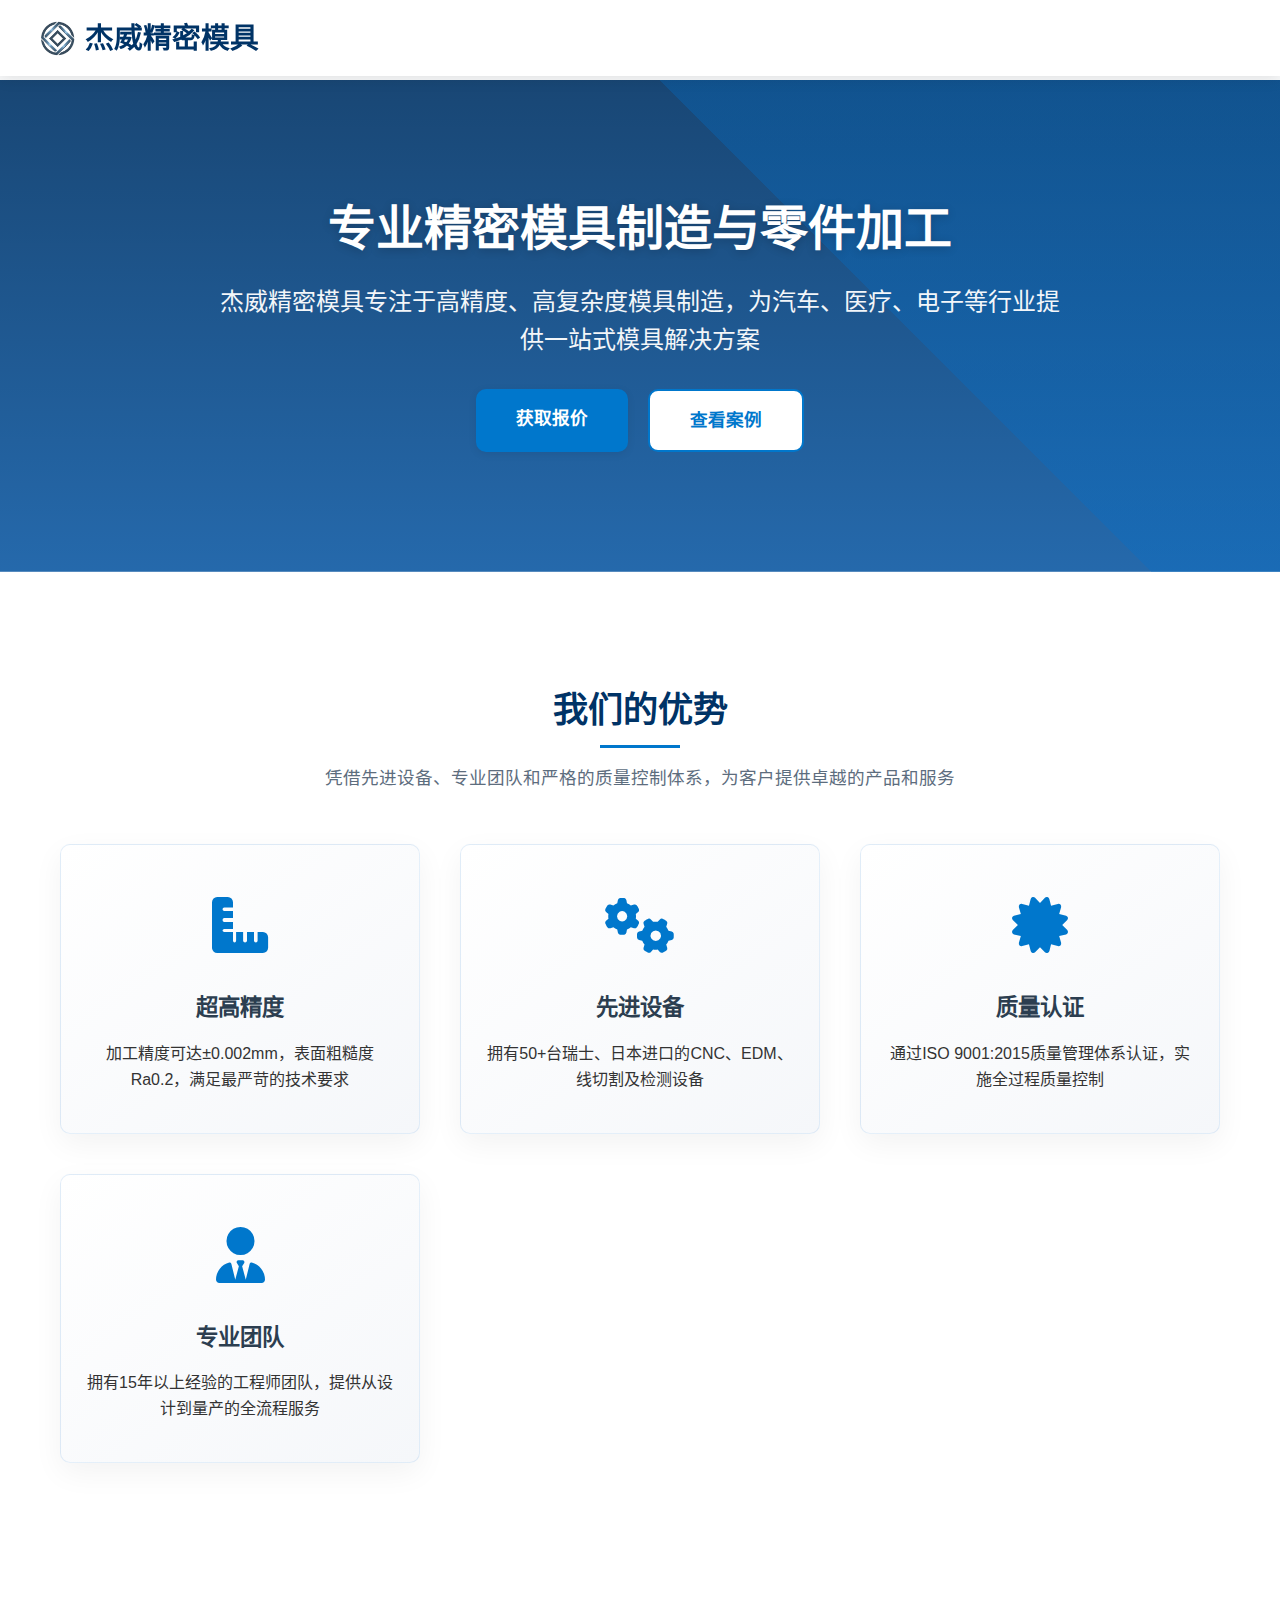
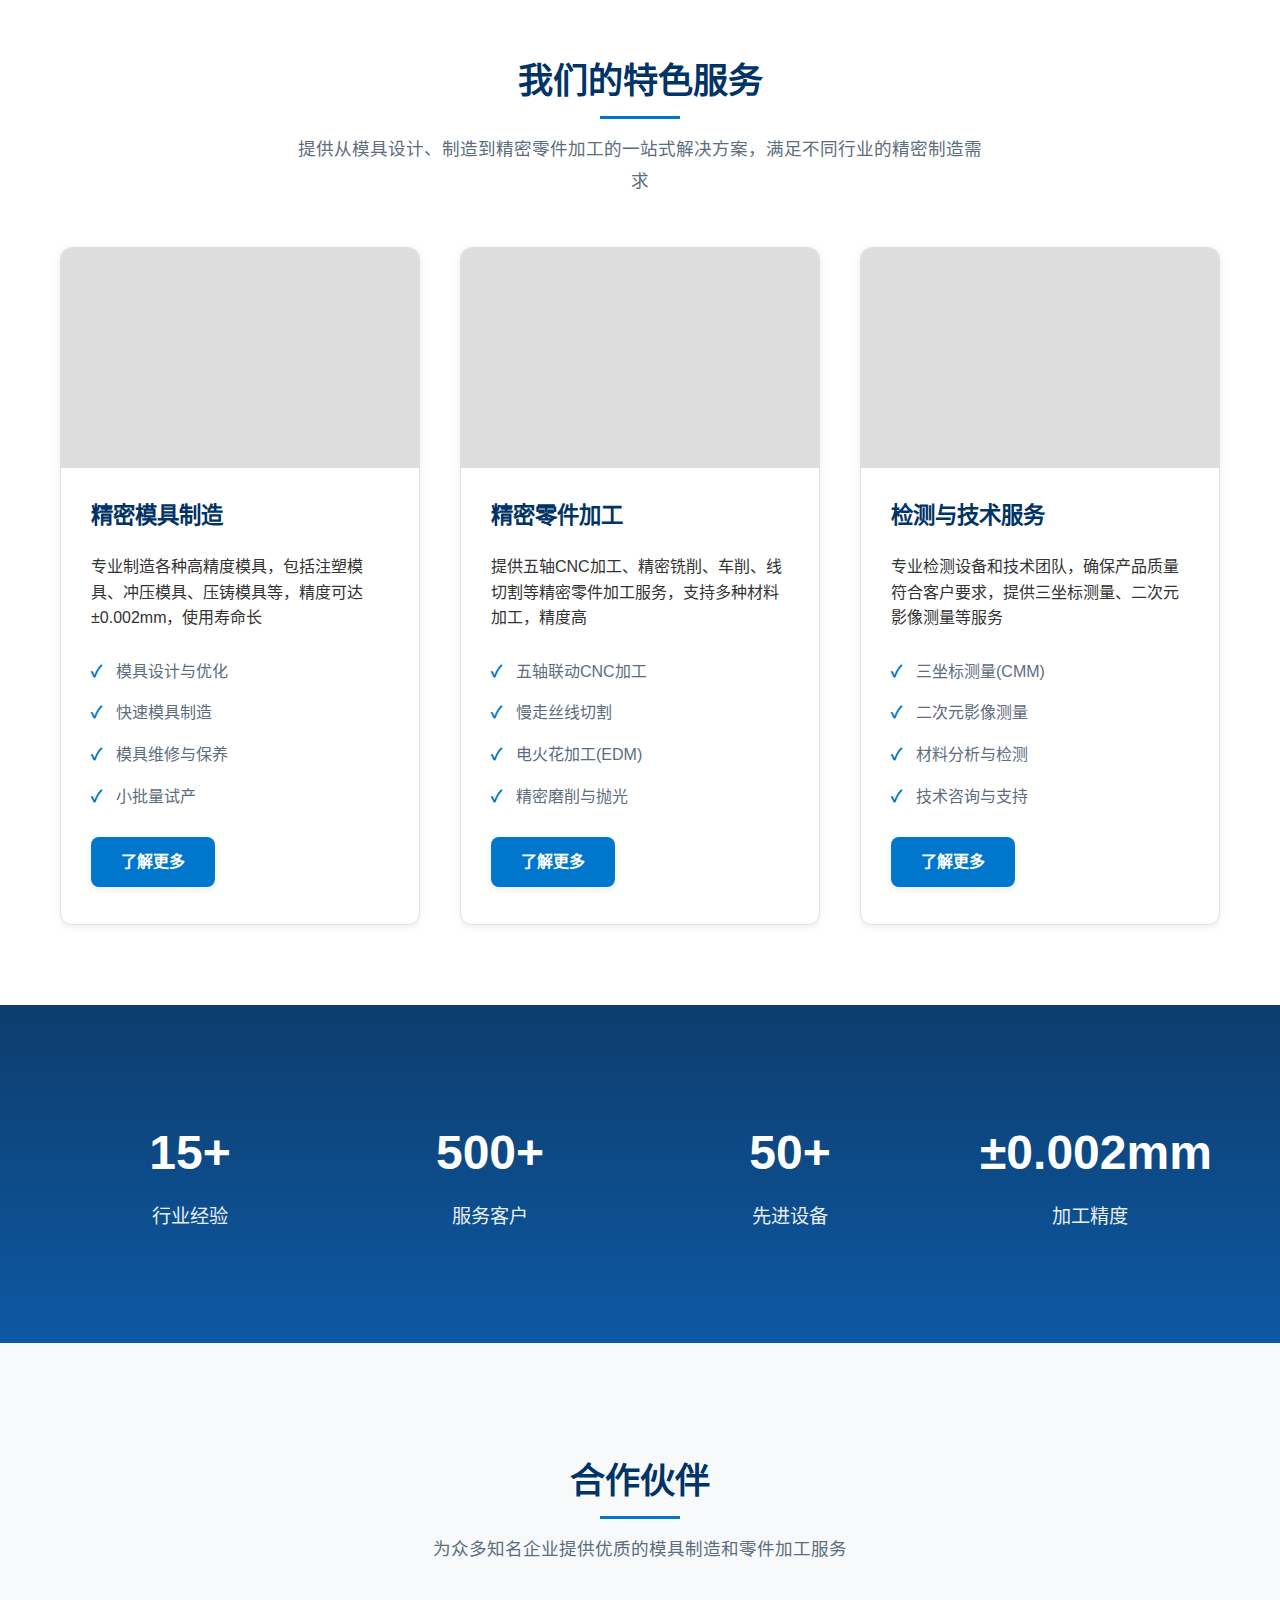
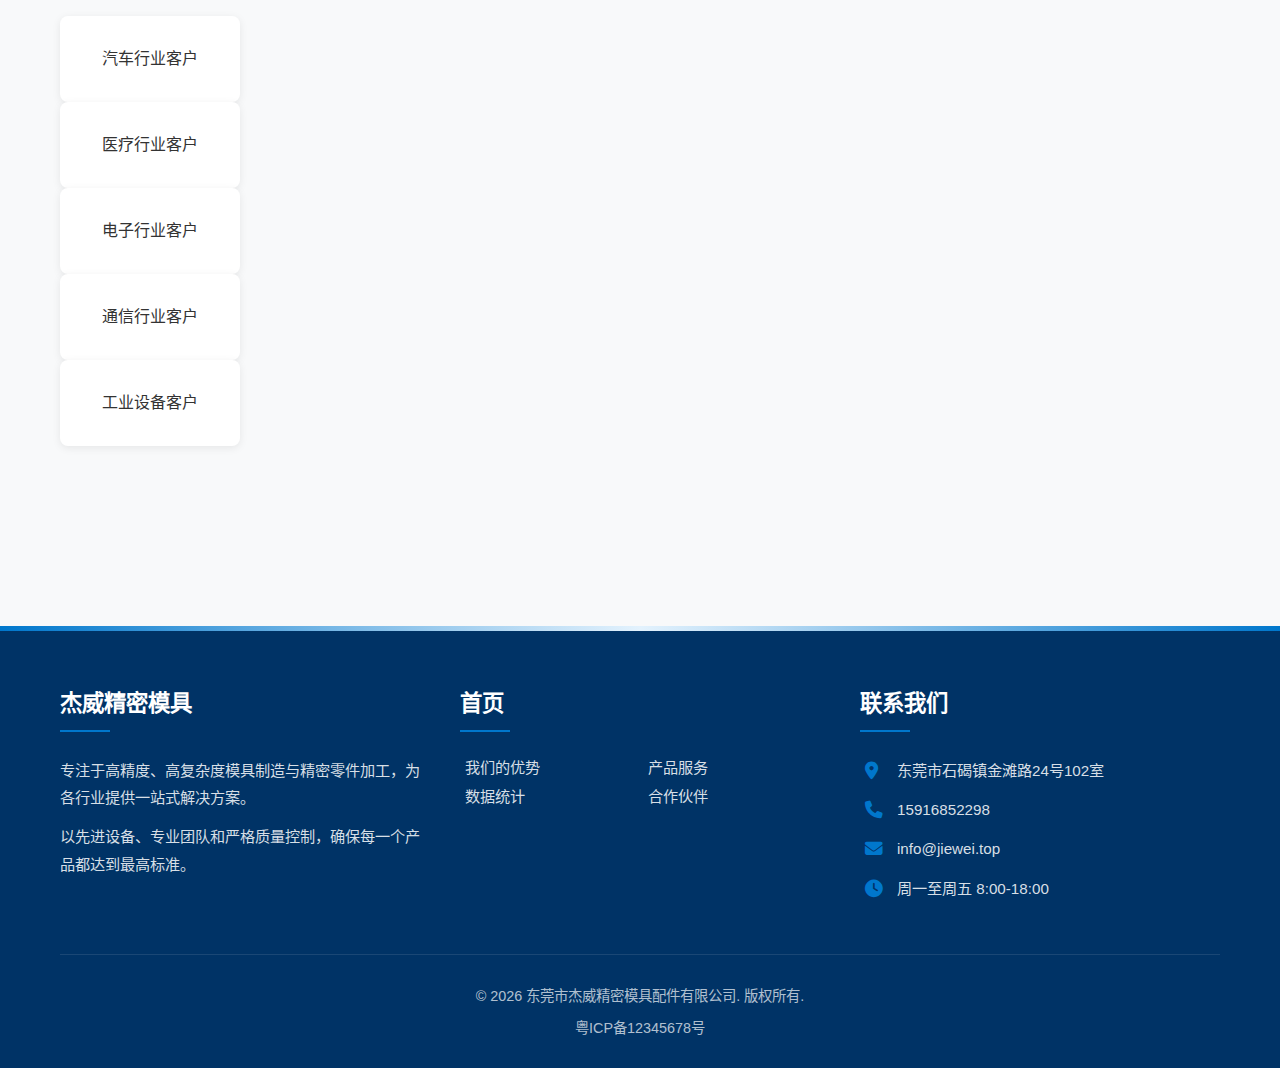
<file: index.html>
<!DOCTYPE html>
<html lang="zh-CN">
<head>
    <meta charset="UTF-8">
    <!-- Google tag (gtag.js) -->
    <script async src="https://www.googletagmanager.com/gtag/js?id=G-E1356X7XPZ"></script>
    <script>
        window.dataLayer = window.dataLayer || [];
        function gtag(){dataLayer.push(arguments);}
        gtag('js', new Date());
        gtag('config', 'G-E1356X7XPZ');
    </script>
    <meta name="viewport" content="width=device-width, initial-scale=1.0">
    <meta name="description" content="杰威精密模具专注于高精度、高复杂度模具制造与精密零件加工，为汽车、医疗、电子等行业提供一站式模具解决方案，拥有15年行业经验和先进设备。">
    <meta name="keywords" content="精密模具,模具制造,CNC加工,零件加工,模具设计,注塑模具,冲压模具,压铸模具,五轴加工,精密零件">
    <meta name="author" content="东莞市杰威精密模具配件有限公司">
    <meta name="robots" content="index, follow">
    <meta name="revisit-after" content="7 days">
    <meta name="generator" content="杰威精密模具官网">
    <title>精密模具制造_零件加工_CNC加工_杰威精密模具</title>
    <link rel="canonical" href="https://www.jiewei.top/">
    <link rel="stylesheet" href="https://cdnjs.cloudflare.com/ajax/libs/font-awesome/6.4.0/css/all.min.css">
    <link rel="stylesheet" href="css/style.css">
    <link rel="stylesheet" href="css/home.css">
    <link rel="icon" type="image/x-icon" href="images/logo.png">
</head>
<body>
    <!-- 页眉 -->
    <header>
        <div class="container header-container">
            <a href="index.html" class="logo">
                <img src="images/logo.png" alt="杰威精密模具 Logo" class="logo-icon"/>
                <h1>杰威精密模具</h1>
            </a>
            <button class="mobile-menu-btn" id="mobileMenuBtn">
                <i class="fas fa-bars"></i>
            </button>
            <nav id="mainNav"></nav>
        </div>
    </header>

    <!-- 英雄区域 -->
    <section class="hero" id="home">
        <div class="container hero-content">
            <h1>专业精密模具制造与零件加工</h1>
            <p class="hero-subtitle">杰威精密模具专注于高精度、高复杂度模具制造，为汽车、医疗、电子等行业提供一站式模具解决方案</p>
            <div class="hero-buttons">
                <a href="contact.html" class="btn btn-primary btn-large">获取报价</a>
                <a href="cases.html" class="btn btn-secondary btn-large">查看案例</a>
            </div>
        </div>
    </section>

    <!-- 优势展示 -->
    <section class="advantages" id="advantages">
        <div class="container">
            <div class="section-title">
                <h2>我们的优势</h2>
                <p>凭借先进设备、专业团队和严格的质量控制体系，为客户提供卓越的产品和服务</p>
            </div>
            <div class="advantages-grid">
                <div class="advantage-card">
                    <div class="advantage-icon">
                        <i class="fas fa-ruler-combined"></i>
                    </div>
                    <h3>超高精度</h3>
                    <p>加工精度可达±0.002mm，表面粗糙度Ra0.2，满足最严苛的技术要求</p>
                </div>
                <div class="advantage-card">
                    <div class="advantage-icon">
                        <i class="fas fa-cogs"></i>
                    </div>
                    <h3>先进设备</h3>
                    <p>拥有50+台瑞士、日本进口的CNC、EDM、线切割及检测设备</p>
                </div>
                <div class="advantage-card">
                    <div class="advantage-icon">
                        <i class="fas fa-certificate"></i>
                    </div>
                    <h3>质量认证</h3>
                    <p>通过ISO 9001:2015质量管理体系认证，实施全过程质量控制</p>
                </div>
                <div class="advantage-card">
                    <div class="advantage-icon">
                        <i class="fas fa-user-tie"></i>
                    </div>
                    <h3>专业团队</h3>
                    <p>拥有15年以上经验的工程师团队，提供从设计到量产的全流程服务</p>
                </div>
            </div>
        </div>
    </section>

    <!-- 特色服务 -->
    <section class="featured-services" id="services">
        <div class="container">
            <div class="section-title">
                <h2>我们的特色服务</h2>
                <p>提供从模具设计、制造到精密零件加工的一站式解决方案，满足不同行业的精密制造需求</p>
            </div>
            <div class="services-grid">
                <div class="service-card card">
                    <div class="service-image" style="background-image: url('https://images.unsplash.com/photo-1581094794329-c8112a89af12?ixlib=rb-4.0.3&auto=format&fit=crop&w=800&q=80');" aria-label="精密模具制造车间"></div>
                    <div class="service-content">
                        <h3>精密模具制造</h3>
                        <p>专业制造各种高精度模具，包括注塑模具、冲压模具、压铸模具等，精度可达±0.002mm，使用寿命长</p>
                        <ul class="service-features">
                            <li>模具设计与优化</li>
                            <li>快速模具制造</li>
                            <li>模具维修与保养</li>
                            <li>小批量试产</li>
                        </ul>
                        <a href="services.html#mold" class="btn btn-primary" style="margin-top: 20px;">了解更多</a>
                    </div>
                </div>
                <div class="service-card card">
                    <div class="service-image" style="background-image: url('https://images.unsplash.com/photo-1606909817834-e94b2d04918a?ixlib=rb-4.0.3&auto=format&fit=crop&w=800&q=80');" aria-label="CNC精密加工设备"></div>
                    <div class="service-content">
                        <h3>精密零件加工</h3>
                        <p>提供五轴CNC加工、精密铣削、车削、线切割等精密零件加工服务，支持多种材料加工，精度高</p>
                        <ul class="service-features">
                            <li>五轴联动CNC加工</li>
                            <li>慢走丝线切割</li>
                            <li>电火花加工(EDM)</li>
                            <li>精密磨削与抛光</li>
                        </ul>
                        <a href="services.html#machining" class="btn btn-primary" style="margin-top: 20px;">了解更多</a>
                    </div>
                </div>
                <div class="service-card card">
                    <div class="service-image" style="background-image: url('https://images.unsplash.com/photo-1593113598332-cd284d5a2380?ixlib=rb-4.0.3&auto=format&fit=crop&w=800&q=80');" aria-label="精密检测设备"></div>
                    <div class="service-content">
                        <h3>检测与技术服务</h3>
                        <p>专业检测设备和技术团队，确保产品质量符合客户要求，提供三坐标测量、二次元影像测量等服务</p>
                        <ul class="service-features">
                            <li>三坐标测量(CMM)</li>
                            <li>二次元影像测量</li>
                            <li>材料分析与检测</li>
                            <li>技术咨询与支持</li>
                        </ul>
                        <a href="services.html#testing" class="btn btn-primary" style="margin-top: 20px;">了解更多</a>
                    </div>
                </div>
            </div>
        </div>
    </section>

    <!-- 数据统计 -->
    <section class="stats-section" id="stats">
        <div class="container">
            <div class="stats-grid">
                <div class="stat-item">
                    <div class="stat-number">15+</div>
                    <div class="stat-label">行业经验</div>
                </div>
                <div class="stat-item">
                    <div class="stat-number">500+</div>
                    <div class="stat-label">服务客户</div>
                </div>
                <div class="stat-item">
                    <div class="stat-number">50+</div>
                    <div class="stat-label">先进设备</div>
                </div>
                <div class="stat-item">
                    <div class="stat-number">±0.002mm</div>
                    <div class="stat-label">加工精度</div>
                </div>
            </div>
        </div>
    </section>

    <!-- 客户展示 -->
    <section class="clients" id="clients">
        <div class="container">
            <div class="section-title">
                <h2>合作伙伴</h2>
                <p>为众多知名企业提供优质的模具制造和零件加工服务</p>
            </div>
            <div class="clients-slider">
                <div class="client-logo">
                    <span>汽车行业客户</span>
                </div>
                <div class="client-logo">
                    <span>医疗行业客户</span>
                </div>
                <div class="client-logo">
                    <span>电子行业客户</span>
                </div>
                <div class="client-logo">
                    <span>通信行业客户</span>
                </div>
                <div class="client-logo">
                    <span>工业设备客户</span>
                </div>
            </div>
        </div>
    </section>

    <!-- 页脚 -->
    <footer>
        <div class="container">
            <div class="footer-content">
                <div class="footer-section">
                    <h3>杰威精密模具</h3>
                    <p>专注于高精度、高复杂度模具制造与精密零件加工，为各行业提供一站式解决方案。</p>
                    <p>以先进设备、专业团队和严格质量控制，确保每一个产品都达到最高标准。</p>
                </div>
                <div class="footer-section">
                    <h3>首页</h3>
                    <ul class="footer-nav-links">
                        <li><a href="#advantages">我们的优势</a></li>
                        <li><a href="#services">产品服务</a></li>
                        <li><a href="#stats">数据统计</a></li>
                        <li><a href="#clients">合作伙伴</a></li>
                    </ul>
                </div>
                <div class="footer-section">
                    <h3>联系我们</h3>
                    <ul class="contact-info">
                        <li><i class="fas fa-map-marker-alt"></i> 东莞市石碣镇金滩路24号102室</li>
                        <li><i class="fas fa-phone"></i> 15916852298</li>
                        <li><i class="fas fa-envelope"></i> info@jiewei.top</li>
                        <li><i class="fas fa-clock"></i> 周一至周五 8:00-18:00</li>
                    </ul>
                </div>
            </div>
            <div class="copyright">
                <p>&copy; <span class="current-year">2023</span> 东莞市杰威精密模具配件有限公司. 版权所有.</p>
                <p>粤ICP备12345678号</p>
            </div>
        </div>
    </footer>

    <!-- JavaScript文件 -->
    <script src="js/nav.js"></script>
    <script src="js/main.js"></script>
    <script src="js/navigation.js"></script>
</body>
</html>
</file>
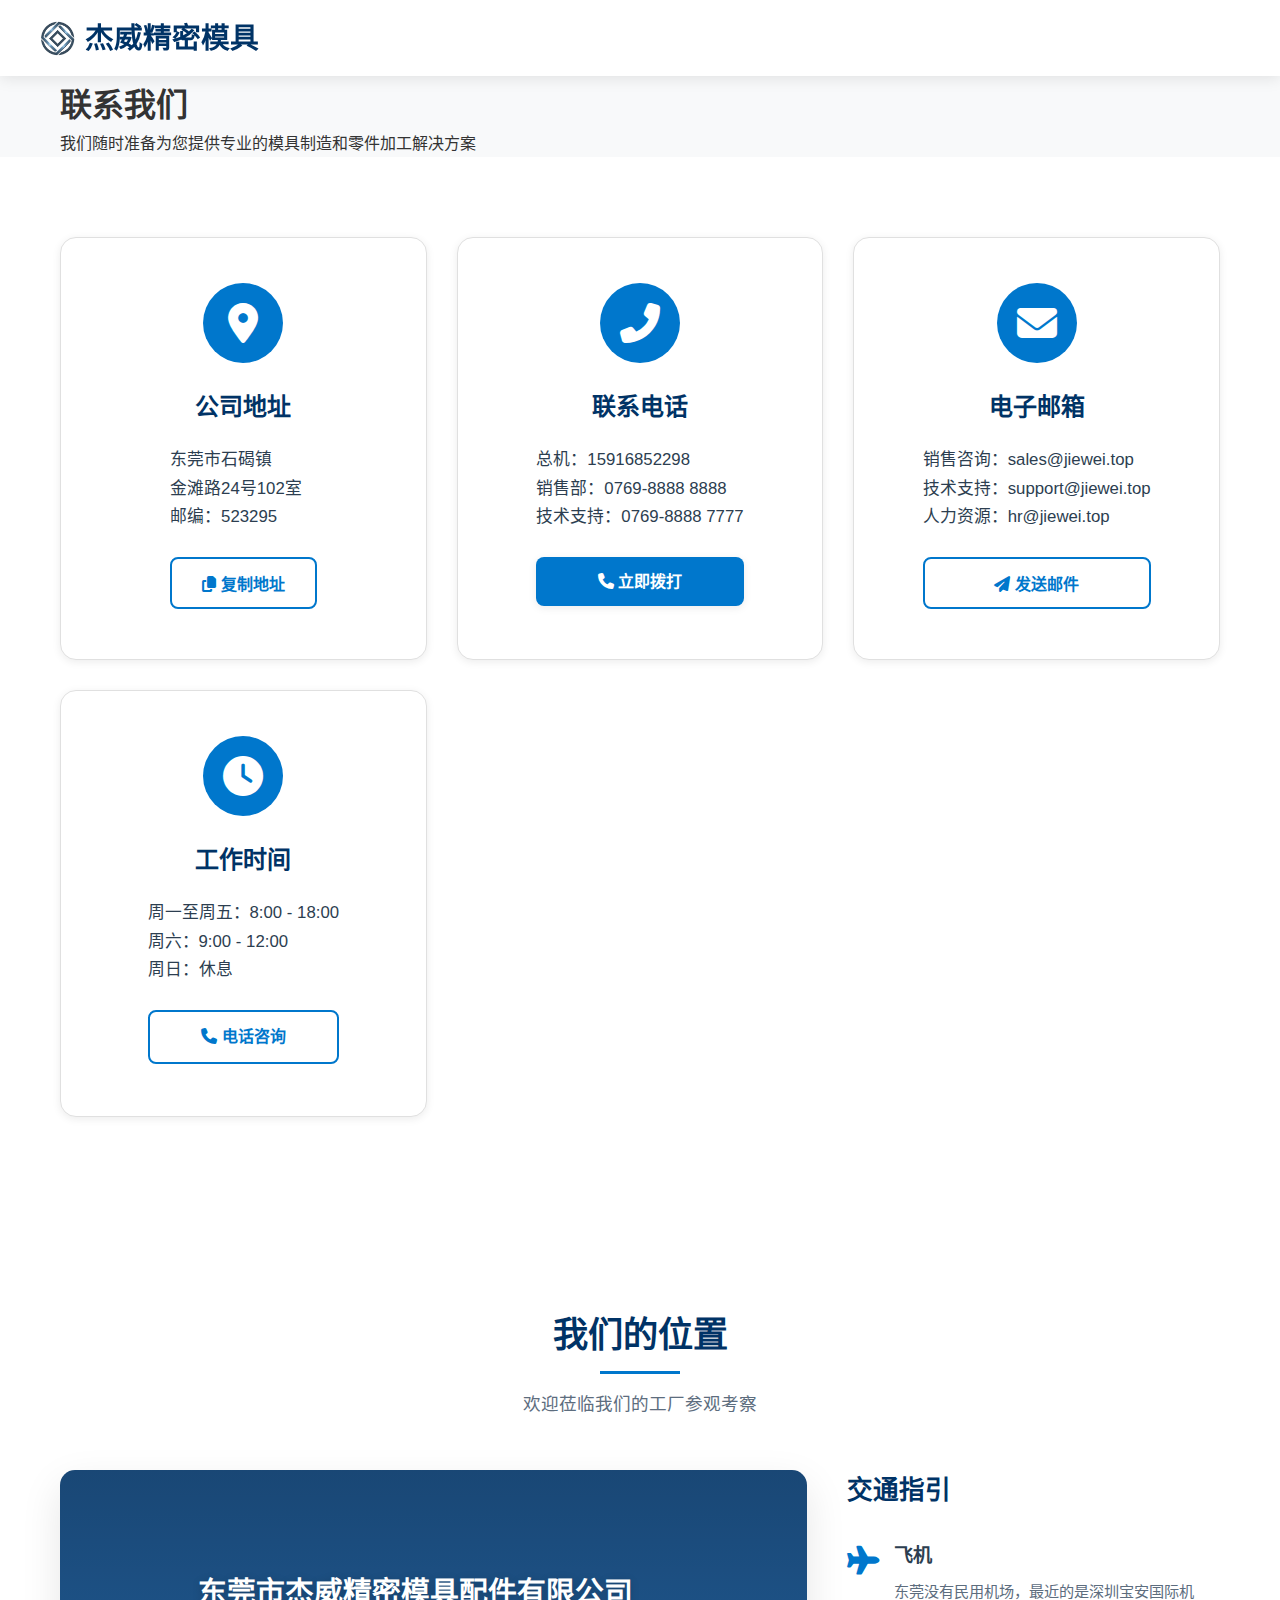
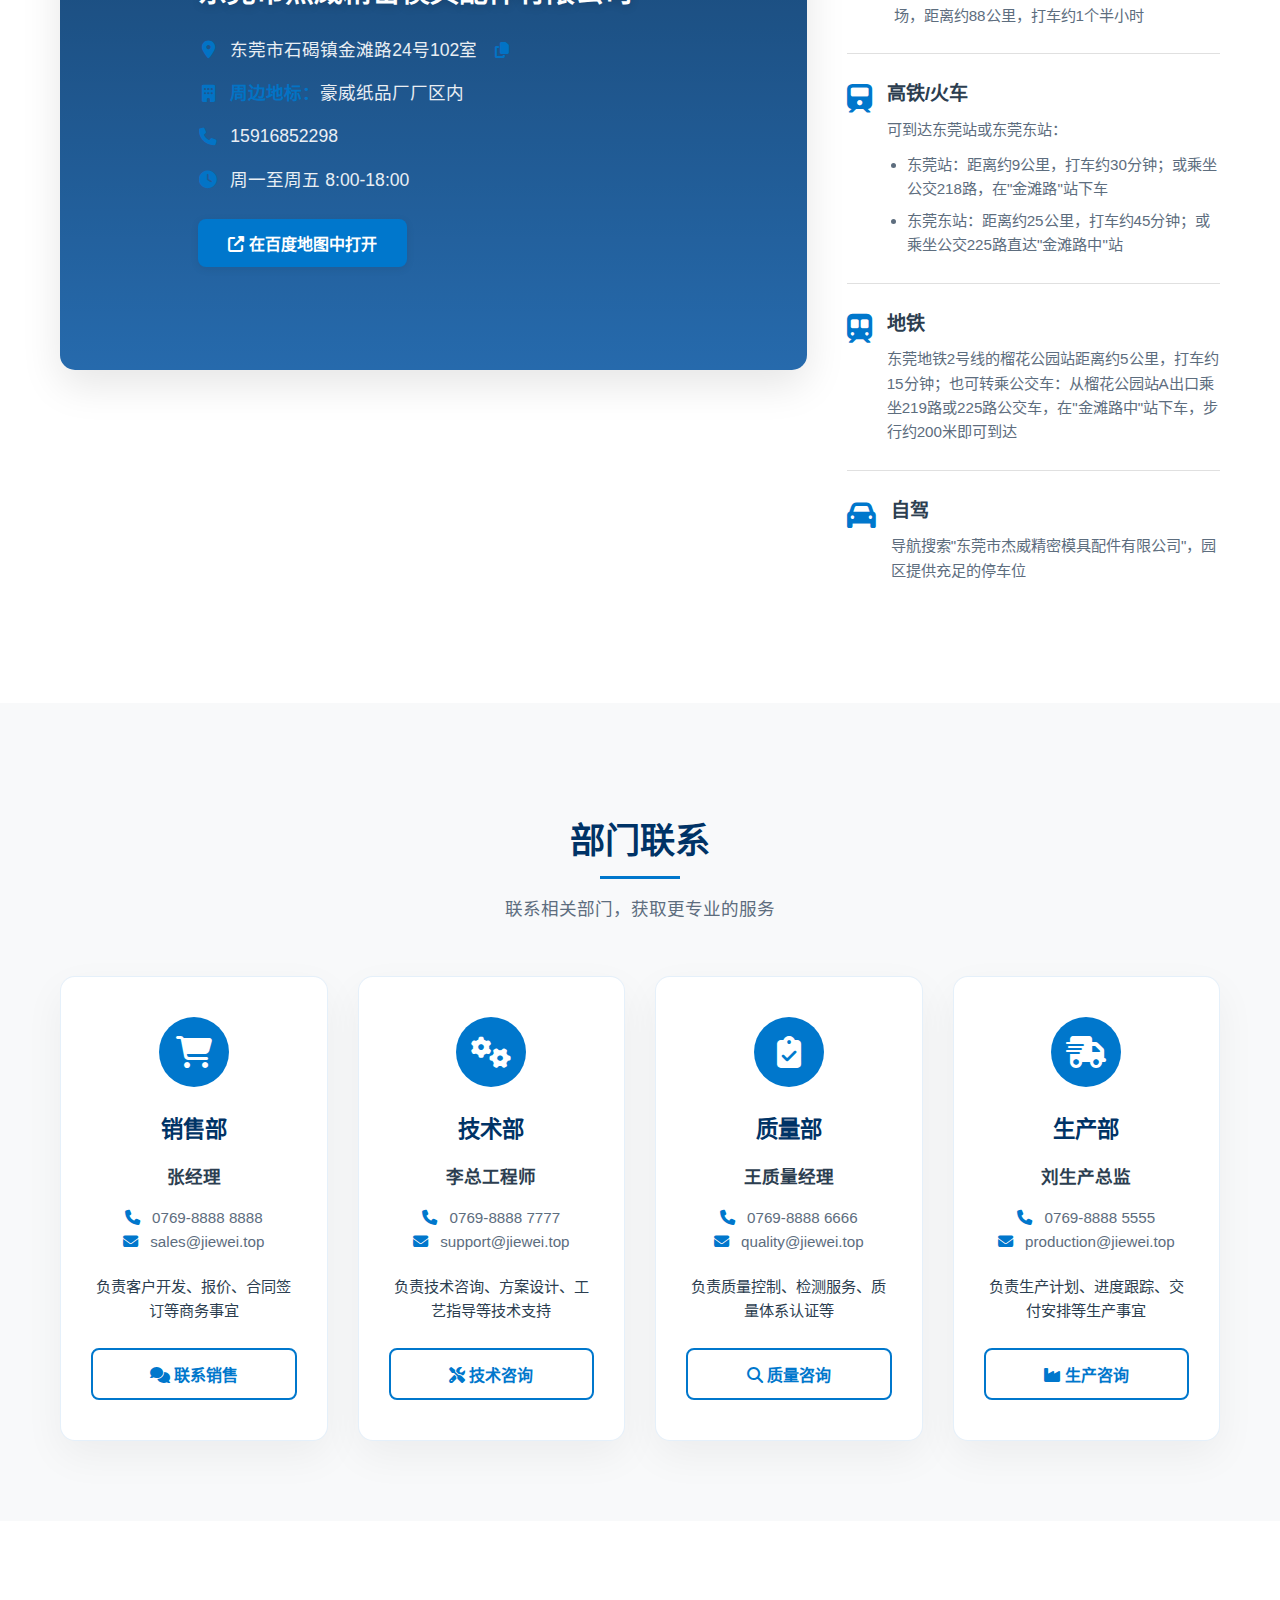
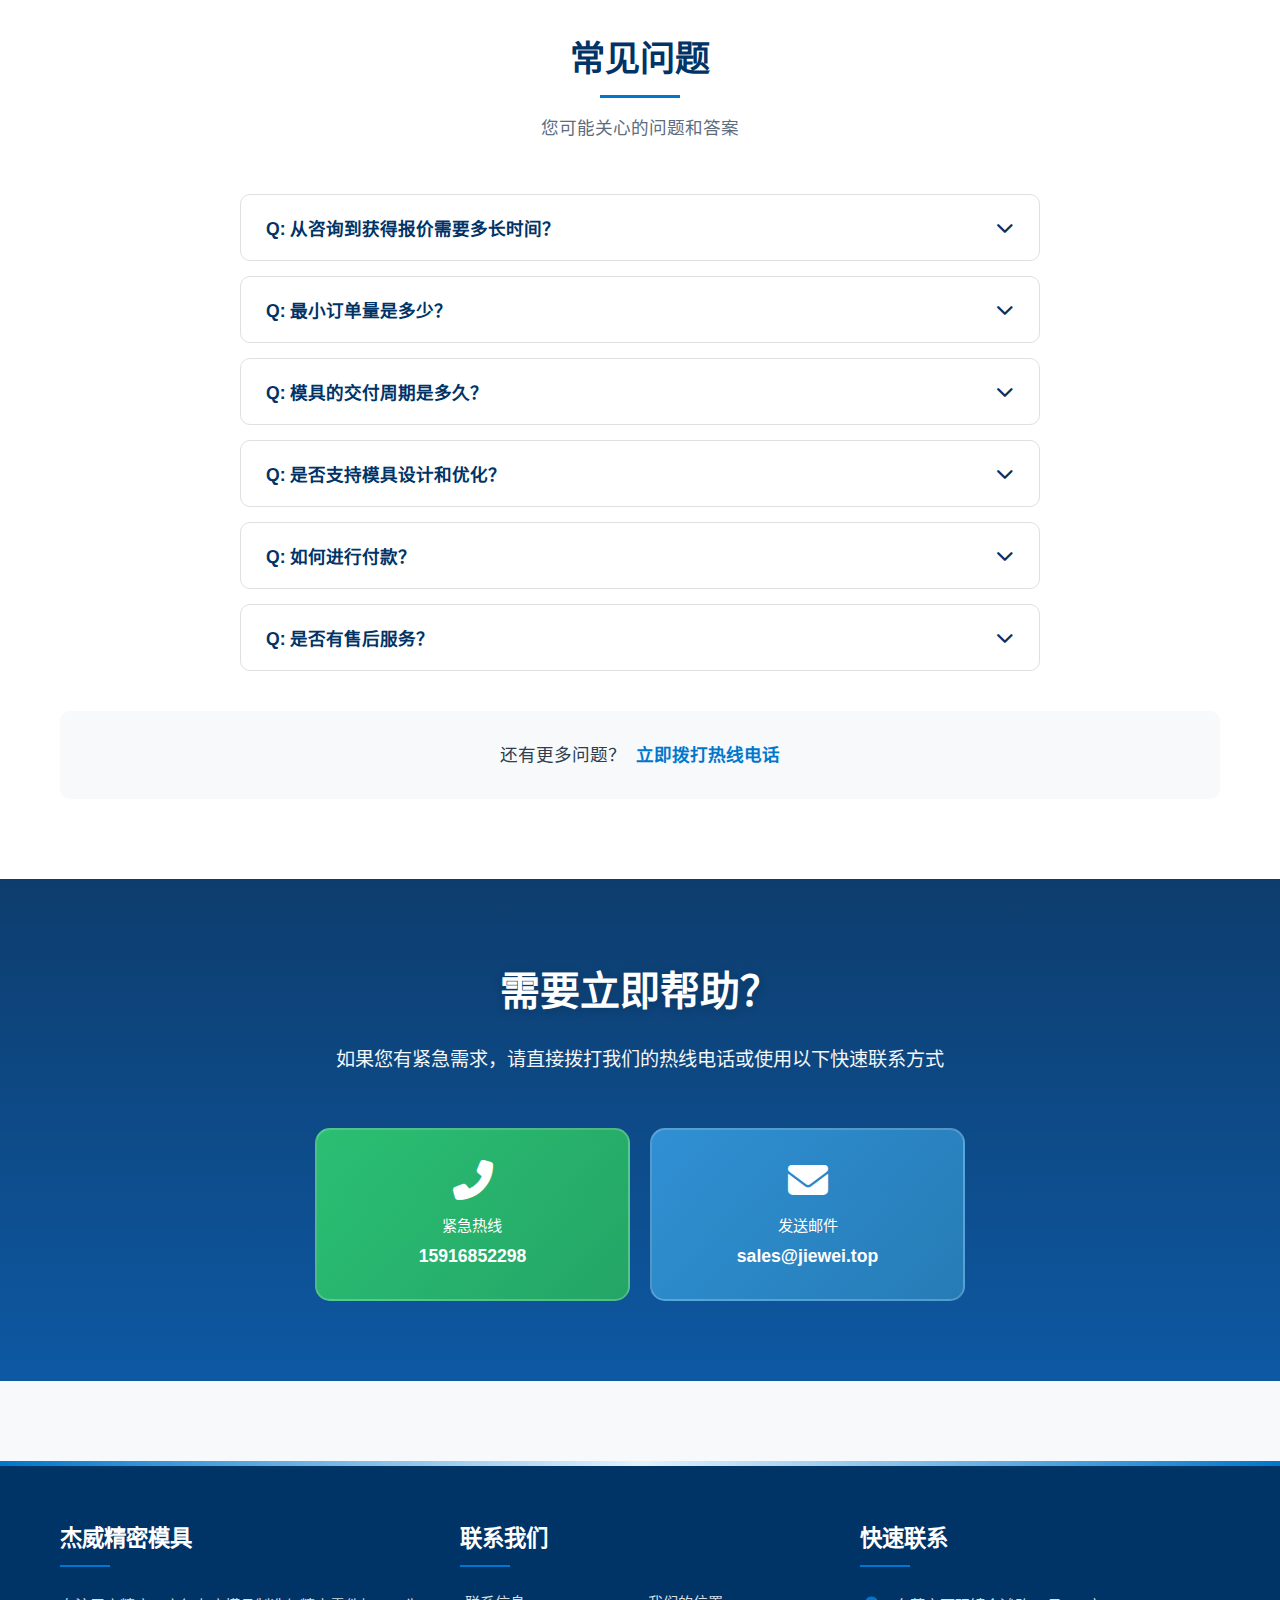
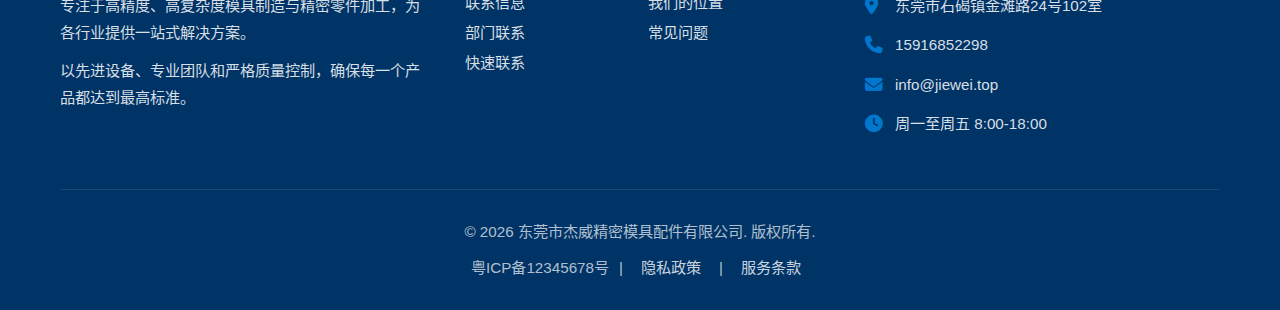
<file: contact.html>
<!DOCTYPE html>
<html lang="zh-CN">
<head>
    <meta charset="UTF-8">
    <!-- Google tag (gtag.js) -->
    <script async src="https://www.googletagmanager.com/gtag/js?id=G-E1356X7XPZ"></script>
    <script>
        window.dataLayer = window.dataLayer || [];
        function gtag(){dataLayer.push(arguments);}
        gtag('js', new Date());
        gtag('config', 'G-E1356X7XPZ');
    </script>
    <meta name="viewport" content="width=device-width, initial-scale=1.0">
    <meta name="description" content="联系杰威精密模具，获取专业的模具制造、CNC加工、零件加工解决方案咨询，东莞市杰威精密模具配件有限公司随时为您服务。">
    <meta name="keywords" content="联系我们,模具咨询,技术咨询,获取报价,工厂地址,杰威精密模具,CNC加工咨询,模具制造报价">
    <meta name="author" content="东莞市杰威精密模具配件有限公司">
    <meta name="robots" content="index, follow">
    <meta name="revisit-after" content="7 days">
    <title>联系我们_模具制造咨询_CNC加工报价_杰威精密模具</title>
    <link rel="canonical" href="https://www.jiewei.top/contact.html">
    <link rel="stylesheet" href="https://cdnjs.cloudflare.com/ajax/libs/font-awesome/6.4.0/css/all.min.css">
    <link rel="stylesheet" href="css/style.css">
    <link rel="stylesheet" href="css/contact.css">
    <link rel="icon" type="image/x-icon" href="images/logo.png">
</head>
<body>
    <!-- 页眉 -->
    <header>
        <div class="container header-container">
            <a href="index.html" class="logo">
                <img src="images/logo.png" alt="杰威精密模具 Logo" class="logo-icon"/>
                <h1>杰威精密模具</h1>
            </a>
            <button class="mobile-menu-btn" id="mobileMenuBtn">
                <i class="fas fa-bars"></i>
            </button>
            <nav id="mainNav"></nav>
        </div>
    </header>

    <!-- 页面标题 -->
    <section class="page-hero">
        <div class="container">
            <h1>联系我们</h1>
            <p>我们随时准备为您提供专业的模具制造和零件加工解决方案</p>
        </div>
    </section>

    <!-- 联系信息 -->
    <section class="contact-info-section" id="contact-info">
        <div class="container">
            <div class="contact-grid">
                <div class="contact-card">
                    <div class="contact-icon">
                        <i class="fas fa-map-marker-alt"></i>
                    </div>
                    <div class="contact-content">
                        <h3>公司地址</h3>
                        <p>东莞市石碣镇<br/>金滩路24号102室<br>邮编：523295</p>
                        <button class="btn btn-secondary" id="copyAddressBtn">
                            <i class="fas fa-copy"></i> 复制地址
                        </button>
                    </div>
                </div>
                
                <div class="contact-card">
                    <div class="contact-icon">
                        <i class="fas fa-phone-alt"></i>
                    </div>
                    <div class="contact-content">
                        <h3>联系电话</h3>
                        <p>总机：15916852298<br>销售部：0769-8888 8888<br>技术支持：0769-8888 7777</p>
                        <div class="contact-action">
                            <a href="tel:15916852298" class="btn btn-primary">
                                <i class="fas fa-phone"></i> 立即拨打
                            </a>
                        </div>
                    </div>
                </div>
                
                <div class="contact-card">
                    <div class="contact-icon">
                        <i class="fas fa-envelope"></i>
                    </div>
                    <div class="contact-content">
                        <h3>电子邮箱</h3>
                        <p>销售咨询：sales@jiewei.top<br>技术支持：support@jiewei.top<br>人力资源：hr@jiewei.top</p>
                        <div class="contact-action">
                            <button class="btn btn-secondary" id="sendEmail">
                                <i class="fas fa-paper-plane"></i> 发送邮件
                            </button>
                        </div>
                    </div>
                </div>
                
                <div class="contact-card">
                    <div class="contact-icon">
                        <i class="fas fa-clock"></i>
                    </div>
                    <div class="contact-content">
                        <h3>工作时间</h3>
                        <p>周一至周五：8:00 - 18:00<br>周六：9:00 - 12:00<br>周日：休息</p>
                        <div class="contact-action">
                            <a href="tel:15916852298" class="btn btn-secondary">
                                <i class="fas fa-phone"></i> 电话咨询
                            </a>
                        </div>
                    </div>
                </div>
            </div>
        </div>
    </section>

    <!-- 地图和位置 -->
    <section class="map-section" id="location">
        <div class="container">
            <div class="section-title">
                <h2>我们的位置</h2>
                <p>欢迎莅临我们的工厂参观考察</p>
            </div>
            
            <div class="map-container">
                <div class="map-wrapper">
                    <!-- 这里可以嵌入百度地图或Google地图 -->
                    <div class="map-placeholder" id="mapPlaceholder">
                        <div class="map-overlay">
                            <h3 class="company-title">东莞市杰威精密模具配件有限公司</h3>
                            <div class="address-line">
                                <i class="fas fa-map-marker-alt"></i> 
                                <span>东莞市石碣镇金滩路24号102室 <i class="fas fa-copy copy-icon" id="copyAddressIcon"></i></span>
                            </div>
                            <p class="address-line">
                                <i class="fas fa-building"></i> 
                                <strong>周边地标：</strong>豪威纸品厂厂区内</p>
                            <div class="contact-line">
                                <i class="fas fa-phone"></i> 
                                <span>15916852298</span>
                            </div>
                            <div class="contact-line">
                                <i class="fas fa-clock"></i> 
                                <span>周一至周五 8:00-18:00</span>
                            </div>
                            <button class="btn btn-primary" id="openMap">
                                <i class="fas fa-external-link-alt"></i> 在百度地图中打开
                            </button>
                        </div>
                    </div>
                </div>
                
                <div class="location-info">
                    <h3>交通指引</h3>
                    <div class="transportation-methods">
                        <div class="transport-item">
                            <i class="fas fa-plane"></i>
                            <div>
                                <h4>飞机</h4>
                                <p>东莞没有民用机场，最近的是深圳宝安国际机场，距离约88公里，打车约1个半小时</p>
                            </div>
                        </div>
                        
                        <div class="transport-item">
                            <i class="fas fa-train"></i>
                            <div>
                                <h4>高铁/火车</h4>
                                <p>可到达东莞站或东莞东站：</p>
                                <ul class="transport-list">
                                    <li>东莞站：距离约9公里，打车约30分钟；或乘坐公交218路，在"金滩路"站下车</li>
                                    <li>东莞东站：距离约25公里，打车约45分钟；或乘坐公交225路直达"金滩路中"站</li>
                                </ul>
                            </div>
                        </div>
                        
                        <div class="transport-item">
                            <i class="fas fa-subway"></i>
                            <div>
                                <h4>地铁</h4>
                                <p>东莞地铁2号线的榴花公园站距离约5公里，打车约15分钟；也可转乘公交车：从榴花公园站A出口乘坐219路或225路公交车，在"金滩路中"站下车，步行约200米即可到达</p>
                            </div>
                        </div>
                        
                        <div class="transport-item">
                            <i class="fas fa-car"></i>
                            <div>
                                <h4>自驾</h4>
                                <p>导航搜索"东莞市杰威精密模具配件有限公司"，园区提供充足的停车位</p>
                            </div>
                        </div>
                    </div>
                </div>
            </div>
        </div>
    </section>

    <!-- 部门联系 -->
    <section class="departments-section" id="departments">
        <div class="container">
            <div class="section-title">
                <h2>部门联系</h2>
                <p>联系相关部门，获取更专业的服务</p>
            </div>
            
            <div class="departments-grid">
                <div class="department-card">
                    <div class="department-icon">
                        <i class="fas fa-shopping-cart"></i>
                    </div>
                    <div class="department-content">
                        <h3>销售部</h3>
                        <p class="department-lead">张经理</p>
                        <p class="department-contact">
                            <i class="fas fa-phone"></i> 0769-8888 8888<br>
                            <i class="fas fa-envelope"></i> sales@jiewei.top
                        </p>
                        <p class="department-desc">负责客户开发、报价、合同签订等商务事宜</p>
                        <button class="btn btn-secondary contact-department" data-dept="sales">
                            <i class="fas fa-comments"></i> 联系销售
                        </button>
                    </div>
                </div>
                
                <div class="department-card">
                    <div class="department-icon">
                        <i class="fas fa-cogs"></i>
                    </div>
                    <div class="department-content">
                        <h3>技术部</h3>
                        <p class="department-lead">李总工程师</p>
                        <p class="department-contact">
                            <i class="fas fa-phone"></i> 0769-8888 7777<br>
                            <i class="fas fa-envelope"></i> support@jiewei.top
                        </p>
                        <p class="department-desc">负责技术咨询、方案设计、工艺指导等技术支持</p>
                        <button class="btn btn-secondary contact-department" data-dept="technical">
                            <i class="fas fa-tools"></i> 技术咨询
                        </button>
                    </div>
                </div>
                
                <div class="department-card">
                    <div class="department-icon">
                        <i class="fas fa-clipboard-check"></i>
                    </div>
                    <div class="department-content">
                        <h3>质量部</h3>
                        <p class="department-lead">王质量经理</p>
                        <p class="department-contact">
                            <i class="fas fa-phone"></i> 0769-8888 6666<br>
                            <i class="fas fa-envelope"></i> quality@jiewei.top
                        </p>
                        <p class="department-desc">负责质量控制、检测服务、质量体系认证等</p>
                        <button class="btn btn-secondary contact-department" data-dept="quality">
                            <i class="fas fa-search"></i> 质量咨询
                        </button>
                    </div>
                </div>
                
                <div class="department-card">
                    <div class="department-icon">
                        <i class="fas fa-shipping-fast"></i>
                    </div>
                    <div class="department-content">
                        <h3>生产部</h3>
                        <p class="department-lead">刘生产总监</p>
                        <p class="department-contact">
                            <i class="fas fa-phone"></i> 0769-8888 5555<br>
                            <i class="fas fa-envelope"></i> production@jiewei.top
                        </p>
                        <p class="department-desc">负责生产计划、进度跟踪、交付安排等生产事宜</p>
                        <button class="btn btn-secondary contact-department" data-dept="production">
                            <i class="fas fa-industry"></i> 生产咨询
                        </button>
                    </div>
                </div>
            </div>
        </div>
    </section>

    <!-- 常见问题 -->
    <section class="faq-section" id="faq">
        <div class="container">
            <div class="section-title">
                <h2>常见问题</h2>
                <p>您可能关心的问题和答案</p>
            </div>
            
            <div class="faq-container">
                <div class="faq-item">
                    <button class="faq-question">
                        <span>Q: 从咨询到获得报价需要多长时间？</span>
                        <i class="fas fa-chevron-down"></i>
                    </button>
                    <div class="faq-answer">
                        <p>A: 通常情况下，我们在收到您的详细需求后，会在1-3个工作日内提供初步报价。复杂项目可能需要更长时间进行技术评估。</p>
                    </div>
                </div>
                
                <div class="faq-item">
                    <button class="faq-question">
                        <span>Q: 最小订单量是多少？</span>
                        <i class="fas fa-chevron-down"></i>
                    </button>
                    <div class="faq-answer">
                        <p>A: 对于模具制造项目，我们没有严格的最小订单量要求。对于零件加工，最小订单量取决于零件复杂度和材料成本，通常建议从样品试制开始。</p>
                    </div>
                </div>
                
                <div class="faq-item">
                    <button class="faq-question">
                        <span>Q: 模具的交付周期是多久？</span>
                        <i class="fas fa-chevron-down"></i>
                    </button>
                    <div class="faq-answer">
                        <p>A: 标准模具的交付周期为15-30天，复杂模具可能需要45-60天。具体时间取决于模具复杂度、尺寸和当前生产排程。</p>
                    </div>
                </div>
                
                <div class="faq-item">
                    <button class="faq-question">
                        <span>Q: 是否支持模具设计和优化？</span>
                        <i class="fas fa-chevron-down"></i>
                    </button>
                    <div class="faq-answer">
                        <p>A: 是的，我们提供完整的模具设计和优化服务。我们的技术团队会根据您的产品需求，提供DFM分析和优化建议。</p>
                    </div>
                </div>
                
                <div class="faq-item">
                    <button class="faq-question">
                        <span>Q: 如何进行付款？</span>
                        <i class="fas fa-chevron-down"></i>
                    </button>
                    <div class="faq-answer">
                        <p>A: 我们支持多种付款方式，包括银行转账、信用证等。具体付款条件会在合同中详细说明，通常为30%预付款，70%发货前付清。</p>
                    </div>
                </div>
                
                <div class="faq-item">
                    <button class="faq-question">
                        <span>Q: 是否有售后服务？</span>
                        <i class="fas fa-chevron-down"></i>
                    </button>
                    <div class="faq-answer">
                        <p>A: 我们提供完善的售后服务，包括模具维修、保养指导、技术培训等。所有模具都提供至少12个月的质保期。</p>
                    </div>
                </div>
            </div>
            
            <div class="faq-more">
                <p>还有更多问题？<a href="tel:15916852298" class="faq-contact-link">立即拨打热线电话</a></p>
            </div>
        </div>
    </section>

    <!-- 快速联系 -->
    <section class="quick-contact" id="quick-contact">
        <div class="container">
            <div class="quick-contact-content">
                <h2>需要立即帮助？</h2>
                <p>如果您有紧急需求，请直接拨打我们的热线电话或使用以下快速联系方式</p>
                <div class="quick-contact-buttons">
                    <a href="tel:15916852298" class="quick-contact-btn phone">
                        <i class="fas fa-phone-alt"></i>
                        <span>紧急热线<br><strong>15916852298</strong></span>
                    </a>
                    <a href="mailto:sales@jiewei.top" class="quick-contact-btn email">
                        <i class="fas fa-envelope"></i>
                        <span>发送邮件<br><strong>sales@jiewei.top</strong></span>
                    </a>
                </div>
            </div>
        </div>
    </section>

    <!-- 页脚 -->
    <footer>
        <div class="container">
            <div class="footer-content">
                <div class="footer-section">
                    <h3>杰威精密模具</h3>
                    <p>专注于高精度、高复杂度模具制造与精密零件加工，为各行业提供一站式解决方案。</p>
                    <p>以先进设备、专业团队和严格质量控制，确保每一个产品都达到最高标准。</p>
                </div>
                <div class="footer-section">
                    <h3>联系我们</h3>
                    <ul class="footer-nav-links">
                        <li><a href="#contact-info">联系信息</a></li>
                        <li><a href="#location">我们的位置</a></li>
                        <li><a href="#departments">部门联系</a></li>
                        <li><a href="#faq">常见问题</a></li>
                        <li><a href="#quick-contact">快速联系</a></li>
                    </ul>
                </div>
                <div class="footer-section">
                    <h3>快速联系</h3>
                    <ul class="contact-info">
                        <li><i class="fas fa-map-marker-alt"></i> 东莞市石碣镇金滩路24号102室</li>
                        <li><i class="fas fa-phone"></i> 15916852298</li>
                        <li><i class="fas fa-envelope"></i> info@jiewei.top</li>
                        <li><i class="fas fa-clock"></i> 周一至周五 8:00-18:00</li>
                    </ul>
                </div>
            </div>
            <div class="copyright">
                <p>&copy; <span class="current-year">2023</span> 东莞市杰威精密模具配件有限公司. 版权所有.</p>
                <p class="footer-links">
                    <span>粤ICP备12345678号</span> | 
                    <a href="#" id="privacyLink" class="footer-link">隐私政策</a> | 
                    <a href="#" id="termsLink" class="footer-link">服务条款</a>
                </p>
            </div>
        </div>
    </footer>

    <!-- JavaScript文件 -->
    <script src="js/nav.js"></script>
    <script src="js/main.js"></script>
    <script src="js/navigation.js"></script>
    <script src="js/contact.js"></script>
</body>
</html>
</file>
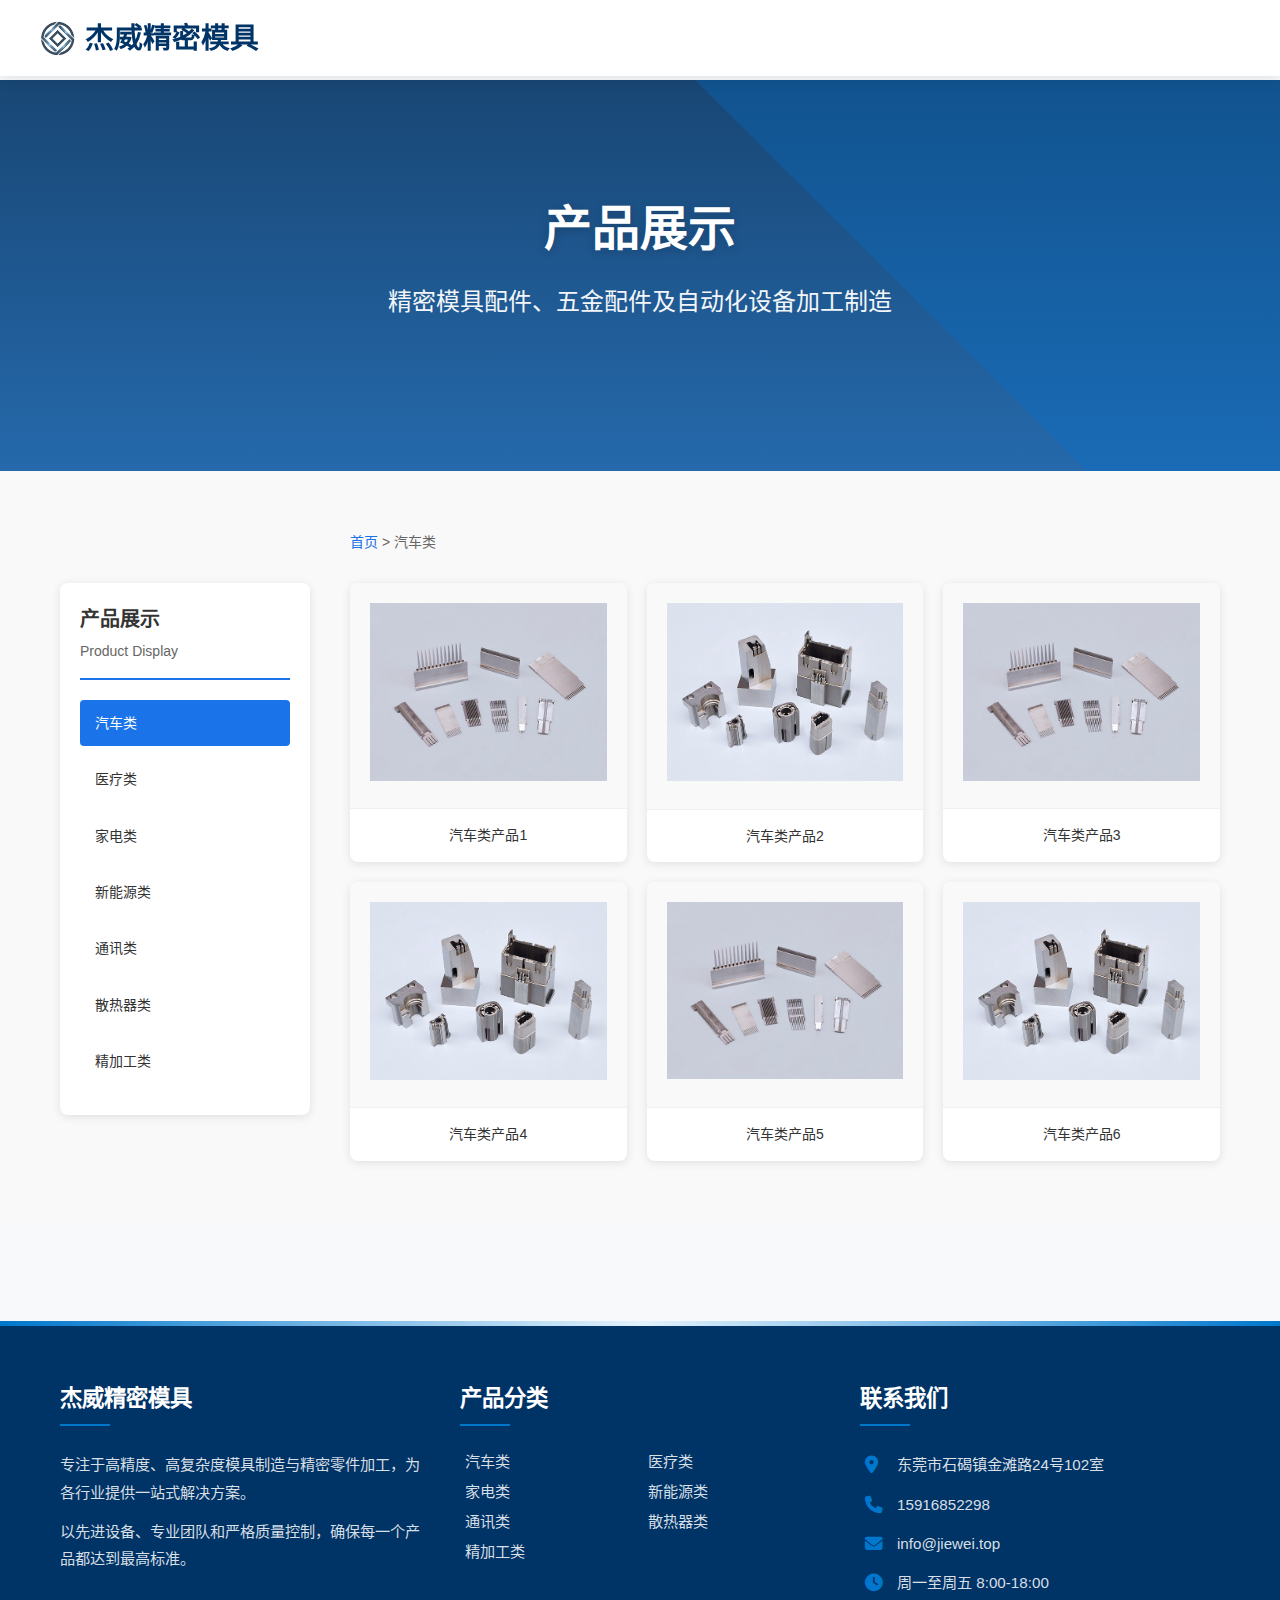
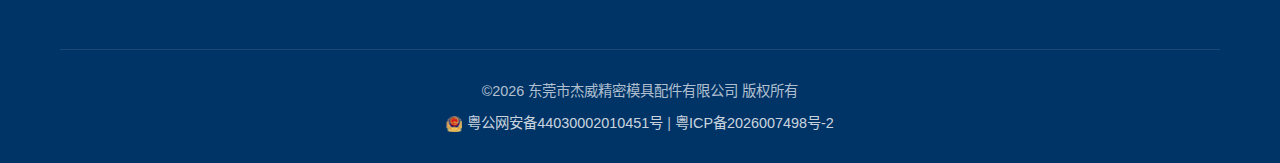
<file: product.html>
<!DOCTYPE html>
<html lang="zh-CN">
<head>
    <meta charset="UTF-8">
    <!-- Google tag (gtag.js) -->
    <script async src="https://www.googletagmanager.com/gtag/js?id=G-E1356X7XPZ"></script>
    <script>
        window.dataLayer = window.dataLayer || [];
        function gtag(){dataLayer.push(arguments);}
        gtag('js', new Date());
        gtag('config', 'G-E1356X7XPZ');
    </script>
    <meta name="viewport" content="width=device-width, initial-scale=1.0">
    <meta name="description" content="杰威精密模具产品展示，展示汽车类、医疗类、家电类、新能源类等精密零件和模具产品，提供专业的精密制造解决方案。">
    <meta name="keywords" content="产品展示,汽车类零件,医疗类零件,家电类零件,新能源类零件,精密模具,精密零件,CNC加工,模具制造">
    <meta name="author" content="东莞市杰威精密模具配件有限公司">
    <meta name="robots" content="index, follow">
    <meta name="revisit-after" content="7 days">
    <title>产品展示_精密零件_模具制造_杰威精密模具</title>
    <link rel="canonical" href="https://jiewei.top/product.html">
    <link rel="stylesheet" href="https://cdnjs.cloudflare.com/ajax/libs/font-awesome/6.4.0/css/all.min.css">
    <link rel="stylesheet" href="css/style.css">
    <link rel="stylesheet" href="css/product.css">
    <link rel="icon" type="image/x-icon" href="images/logo.png" />
</head>
<body>
    <!-- 页眉 -->
    <header>
        <div class="container header-container">
            <a href="index.html" class="logo">
                <img src="images/logo.png" alt="杰威精密模具 Logo" class="logo-icon"/>
                <h1>杰威精密模具</h1>
            </a>
            <button class="mobile-menu-btn" id="mobileMenuBtn">
                <i class="fas fa-bars"></i>
            </button>
            <nav id="mainNav"></nav>
        </div>
    </header>

    <!-- 页面标题 -->
    <section class="hero">
        <div class="container">
            <h1>产品展示</h1>
            <p class="hero-subtitle">精密模具配件、五金配件及自动化设备加工制造</p>
        </div>
    </section>

    <!-- 产品展示 -->
    <section class="product-center">
        <div class="container">
            <!-- 面包屑导航 -->
            <div class="breadcrumb" style="margin-left: 290px;">
                <a href="index.html">首页</a> &gt; <span id="current-category">汽车类</span>
            </div>
            
            <div class="product-layout">
                <!-- 左侧分类导航 -->
                <div class="product-sidebar">
                    <div class="sidebar-header">
                        <h2>产品展示</h2>
                        <p>Product Display</p>
                    </div>
                    <ul class="category-list" id="category-list">
                        <!-- 分类将通过JavaScript动态加载 -->
                    </ul>
                </div>
                
                <!-- 右侧产品网格 -->
                <div class="product-grid" id="product-grid">
                    <!-- 产品将通过JavaScript动态加载 -->
                </div>
            </div>
        </div>
    </section>

    <!-- 页脚 -->
    <footer>
        <div class="container">
            <div class="footer-content">
                <div class="footer-section">
                    <h3>杰威精密模具</h3>
                    <p>专注于高精度、高复杂度模具制造与精密零件加工，为各行业提供一站式解决方案。</p>
                    <p>以先进设备、专业团队和严格质量控制，确保每一个产品都达到最高标准。</p>
                </div>
                <div class="footer-section">
                    <h3>产品分类</h3>
                    <ul class="footer-nav-links" id="footer-category-list">
                        <!-- 分类将通过JavaScript动态加载 -->
                    </ul>
                </div>
                <div class="footer-section">
                    <h3>联系我们</h3>
                    <ul class="contact-info">
                        <li><i class="fas fa-map-marker-alt"></i> 东莞市石碣镇金滩路24号102室</li>
                        <li><i class="fas fa-phone"></i> 15916852298</li>
                        <li><i class="fas fa-envelope"></i> info@jiewei.top</li>
                        <li><i class="fas fa-clock"></i> 周一至周五 8:00-18:00</li>
                    </ul>
                </div>
            </div>
            <div class="copyright">
                <p>&copy;<span class="current-year">2023</span> 东莞市杰威精密模具配件有限公司 版权所有</p>
                  <p>
                    <a href="https://beian.mps.gov.cn/#/query/webSearch?code=44030002010451" rel="noreferrer" target="_blank"><img src="images/gongoanbeian.png" alt="粤公网安备44030002010451号">粤公网安备44030002010451号</a> | 
                    <a href="https://beian.miit.gov.cn" target="_blank">粤ICP备2026007498号-2</a>
                </p>
            </div>
        </div>
    </footer>

    <!-- JavaScript文件 -->
    <script src="js/nav.js"></script>
    <script src="js/main.js"></script>
    <script src="js/navigation.js"></script>
    <script src="js/product.js"></script>
</body>
</html>
</file>
<file: css/style.css>
/* css/style.css */

/* 基础样式重置 */
* {
  margin: 0;
  padding: 0;
  box-sizing: border-box;
}

body {
  font-family:
    "Microsoft YaHei", "Segoe UI", "Helvetica Neue", Arial, sans-serif;
  line-height: 1.6;
  color: #333;
  background-color: #f8f9fa;
  overflow-x: hidden;
}

/* 防止移动端横向滚动 */
html, body {
  width: 100%;
  max-width: 100%;
  overflow-x: hidden;
}

/* 颜色方案 */
:root {
  --primary-blue: #003366;
  --secondary-blue: #00509e;
  --accent-blue: #0077cc;
  --light-blue: #e3f2fd;
  --dark-gray: #2c3e50;
  --medium-gray: #5d6d7e;
  --light-gray: #f8f9fa;
  --lighter-gray: #f5f7fa;
  --highlight: #e74c3c;
  --success: #27ae60;
  --white: #ffffff;
  --border-color: #e0e0e0;
  --shadow-sm: 0 2px 8px rgba(0, 0, 0, 0.08);
  --shadow-md: 0 8px 24px rgba(0, 0, 0, 0.12);
  --shadow-lg: 0 16px 48px rgba(0, 0, 0, 0.16);
  --transition: all 0.3s cubic-bezier(0.4, 0, 0.2, 1);
}

/* 容器 */
.container {
  width: 100%;
  max-width: 1200px;
  margin: 0 auto;
  padding: 0 20px;
}

.container-fluid {
  width: 100%;
  padding: 0 20px;
}

/* 通用标题样式 */
.section-title {
  text-align: center;
  margin-bottom: 50px;
  padding-top: 30px;
}

.section-title h2 {
  font-size: 2.2rem;
  color: var(--primary-blue);
  margin-bottom: 15px;
  position: relative;
  display: inline-block;
  padding-bottom: 10px;
}

.section-title h2::after {
  content: "";
  position: absolute;
  bottom: 0;
  left: 50%;
  transform: translateX(-50%);
  width: 80px;
  height: 3px;
  background-color: var(--accent-blue);
}

.section-title p {
  color: var(--medium-gray);
  font-size: 1.1rem;
  max-width: 700px;
  margin: 0 auto;
  line-height: 1.8;
}

.sub-title {
  font-size: 1.3rem;
  color: var(--secondary-blue);
  margin-bottom: 20px;
  font-weight: 600;
}

/* 按钮样式 */
.btn {
  display: inline-block;
  padding: 12px 30px;
  border-radius: 8px;
  text-decoration: none;
  font-weight: 600;
  font-size: 1rem;
  transition: var(--transition);
  border: none;
  cursor: pointer;
  text-align: center;
  position: relative;
  overflow: hidden;
}

.btn-primary {
  background-color: var(--accent-blue);
  color: var(--white);
  box-shadow: var(--shadow-sm);
}

.btn-primary:hover {
  background-color: var(--secondary-blue);
  transform: translateY(-2px);
  box-shadow: var(--shadow-md);
}

.btn-secondary {
  background-color: transparent;
  color: var(--accent-blue);
  border: 2px solid var(--accent-blue);
  background-color: var(--white);
}

.btn-secondary:hover {
  background-color: var(--accent-blue);
  color: var(--white);
  transform: translateY(-2px);
  box-shadow: var(--shadow-md);
}

.btn-large {
  padding: 15px 40px;
  font-size: 1.1rem;
  border-radius: 10px;
}

.btn-sm {
  padding: 8px 20px;
  font-size: 0.9rem;
  border-radius: 6px;
}

.btn:disabled {
  opacity: 0.6;
  cursor: not-allowed;
  transform: none;
  box-shadow: none;
}

.btn:disabled:hover {
  transform: none;
  box-shadow: none;
}

/* 卡片样式 */
.card {
  background: var(--white);
  border-radius: 12px;
  box-shadow: var(--shadow-sm);
  overflow: hidden;
  transition: var(--transition);
  border: 1px solid var(--border-color);
}

.card:hover {
  transform: translateY(-8px);
  box-shadow: var(--shadow-md);
  border-color: var(--accent-blue);
}

.card-img {
  width: 100%;
  height: 220px;
  object-fit: cover;
  transition: var(--transition);
}

.card:hover .card-img {
  transform: scale(1.02);
}

.card-body {
  padding: 25px;
}

.card-title {
  font-size: 1.4rem;
  color: var(--primary-blue);
  margin-bottom: 15px;
  font-weight: 600;
  line-height: 1.4;
}

.card-text {
  color: var(--medium-gray);
  line-height: 1.8;
  margin-bottom: 20px;
}

.card-footer {
  padding: 0 25px 25px;
  display: flex;
  justify-content: flex-end;
}

.card-footer .btn {
  padding: 8px 20px;
}

/* 卡片网格布局 */
.card-grid {
  display: grid;
  grid-template-columns: repeat(auto-fit, minmax(300px, 1fr));
  gap: 30px;
}

/* 表格样式 */
.table-container {
  overflow-x: auto;
  margin: 30px 0;
}

.data-table {
  width: 100%;
  border-collapse: collapse;
  background: var(--white);
  box-shadow: 0 5px 15px rgba(0, 0, 0, 0.05);
}

.data-table th {
  background-color: var(--primary-blue);
  color: var(--white);
  padding: 15px;
  text-align: left;
  font-weight: 600;
}

.data-table td {
  padding: 15px;
  border-bottom: 1px solid var(--border-color);
}

.data-table tr:hover {
  background-color: rgba(0, 112, 204, 0.05);
}

.data-table tr:last-child td {
  border-bottom: none;
}

/* 页眉样式 */
header {
  background-color: var(--white);
  box-shadow: 0 2px 15px rgba(0, 0, 0, 0.1);
  position: fixed;
  top: 0;
  left: 0;
  right: 0;
  z-index: 1000;
  width: 100%;
  box-sizing: border-box;
}

/* 为页面内容添加顶部间距，避免被固定导航遮挡 */
body {
  padding-top: 80px;
}

.header-container {
  display: flex;
  justify-content: space-between;
  align-items: center;
  padding: 15px 0;
}

.logo {
  display: flex;
  align-items: center;
  text-decoration: none;
  color: var(--primary-blue);
}

.logo h1 {
  font-size: 1.8rem;
  margin-left: 10px;
}

.logo-icon {
  width: 35px;
  height: 35px;
}

/* 导航样式 */
nav ul {
  display: flex;
  list-style: none;
  margin: 0;
  padding: 0;
}

nav li {
  margin-left: 35px;
  position: relative;
}

nav a {
  text-decoration: none;
  color: var(--dark-gray);
  font-weight: 600;
  font-size: 1.05rem;
  transition: var(--transition);
  position: relative;
  padding: 10px 0;
  display: inline-block;
}

nav a:hover {
  color: var(--accent-blue);
}

nav a.active {
  color: var(--primary-blue);
}

nav a.active::after,
nav a:hover::after {
  content: "";
  position: absolute;
  bottom: 0;
  left: 50%;
  transform: translateX(-50%);
  width: 25px;
  height: 3px;
  background-color: var(--accent-blue);
  border-radius: 2px;
}

.mobile-menu-btn {
  display: none;
  background: none;
  border: none;
  font-size: 1.6rem;
  color: var(--primary-blue);
  cursor: pointer;
  padding: 8px;
  border-radius: 6px;
  transition: var(--transition);
}

.mobile-menu-btn:hover {
  background-color: var(--light-blue);
}

/* 移动端导航样式 */
@media (max-width: 768px) {
  nav {
    position: fixed;
    top: 0;
    left: 0;
    width: 100%;
    height: 100vh;
    background-color: var(--white);
    transform: translateX(-100%);
    transition: var(--transition);
    z-index: 999;
    padding: 100px 20px 20px;
    box-shadow: var(--shadow-lg);
  }
  
  nav.active {
    transform: translateX(0);
  }
  
  nav ul {
    flex-direction: column;
  }
  
  nav li {
    margin: 0 0 25px 0;
  }
  
  nav a {
    font-size: 1.2rem;
    padding: 15px 0;
  }
  
  nav a.active::after,
  nav a:hover::after {
    width: 15px;
  }
  
  .mobile-menu-btn {
    display: block;
  }
}

/* 页脚样式 */
footer {
  background-color: var(--primary-blue);
  color: var(--white);
  padding: 60px 0 30px;
  margin-top: 100px;
  position: relative;
  overflow: hidden;
}

footer::before {
  content: '';
  position: absolute;
  top: 0;
  left: 0;
  width: 100%;
  height: 5px;
  background: linear-gradient(90deg, var(--accent-blue), var(--light-blue), var(--accent-blue));
}

.footer-content {
  display: grid;
  grid-template-columns: repeat(auto-fit, minmax(280px, 1fr));
  gap: 40px;
  margin-bottom: 40px;
}

.footer-section h3 {
  font-size: 1.4rem;
  margin-bottom: 25px;
  position: relative;
  padding-bottom: 10px;
  color: var(--white);
}

.footer-section h3::after {
  content: "";
  position: absolute;
  bottom: 0;
  left: 0;
  width: 50px;
  height: 2px;
  background-color: var(--accent-blue);
}

.footer-section p,
.footer-section li {
  color: rgba(255, 255, 255, 0.85);
  margin-bottom: 12px;
  line-height: 1.8;
  font-size: 0.95rem;
}

.footer-section ul {
  list-style: none;
  padding: 0;
  margin: 0;
}

/* 将页脚列表显示为两列 */
.footer-nav-links {
  display: grid;
  grid-template-columns: 1fr 1fr;
  gap: 5px;
}

/* 减小页脚列表项的底部边距和行高 */
.footer-nav-links li {
  margin-bottom: 2px !important;
  line-height: 1.5 !important;
}

.footer-section a {
  color: rgba(255, 255, 255, 0.85);
  text-decoration: none;
  transition: var(--transition);
  position: relative;
  padding-left: 5px;
}

.footer-section a:hover {
  color: var(--white);
  padding-left: 10px;
}

.footer-section a:hover::before {
  content: "→";
  position: absolute;
  left: -10px;
  color: var(--accent-blue);
}

.contact-info li {
  display: flex;
  align-items: flex-start;
  padding-left: 5px;
}

.contact-info i {
  margin-right: 12px;
  margin-top: 5px;
  color: var(--accent-blue);
  min-width: 20px;
  font-size: 1.1rem;
}

/* 社交媒体图标 */
.social-links {
  display: flex;
  gap: 15px;
  margin-top: 20px;
}

.social-links a {
  display: inline-flex;
  align-items: center;
  justify-content: center;
  width: 40px;
  height: 40px;
  background-color: rgba(255, 255, 255, 0.1);
  border-radius: 50%;
  color: var(--white);
  font-size: 1.2rem;
  transition: var(--transition);
  padding: 0;
}

.social-links a:hover {
  background-color: var(--accent-blue);
  transform: translateY(-3px);
  box-shadow: var(--shadow-md);
  padding: 0;
}

.social-links a:hover::before {
  content: none;
}

.copyright {
  text-align: center;
  padding-top: 30px;
  border-top: 1px solid rgba(255, 255, 255, 0.1);
  color: rgba(255, 255, 255, 0.7);
  font-size: 0.9rem;
}

/* 备案信息样式 */
.copyright p:last-child {
  margin-top: 10px;
  line-height: 1.4;
}

.copyright a {
  color: rgba(255, 255, 255, 0.8);
  text-decoration: none;
  transition: var(--transition);
}

.copyright a:hover {
  color: var(--white);
  text-decoration: underline;
}

.copyright img {
  display: inline-block;
  vertical-align: middle;
  margin-right: 5px;
  width: 16px;
  height: 16px;
}

/* 响应式设计 */
@media (max-width: 768px) {
  .header-container {
    padding: 10px 0;
  }

  .mobile-menu-btn {
    display: block;
  }

  nav {
    position: fixed;
    top: 70px;
    left: 0;
    width: 100%;
    background-color: var(--white);
    box-shadow: 0 5px 15px rgba(0, 0, 0, 0.1);
    transform: translateY(-150%);
    transition: transform 0.3s ease;
    z-index: 999;
    padding: 20px;
  }

  nav.active {
    transform: translateY(0);
  }

  nav ul {
    flex-direction: column;
  }

  nav li {
    margin: 0 0 15px 0;
  }

  .section-title h2 {
    font-size: 1.8rem;
  }

  .footer-content {
    grid-template-columns: 1fr;
    gap: 30px;
  }
}

@media (max-width: 576px) {
  .section-title {
    margin-bottom: 30px;
  }

  .btn {
    padding: 10px 20px;
    font-size: 0.95rem;
  }

  .card-body {
    padding: 20px;
  }
}

/* 英雄区域 - 统一样式 */
.hero {
  background: linear-gradient(rgba(0, 51, 102, 0.9), rgba(0, 80, 158, 0.85));
  background-size: cover;
  background-position: center;
  color: var(--white);
  padding: 120px 0;
  text-align: center;
  position: relative;
  overflow: hidden;
}

.hero::before {
  content: '';
  position: absolute;
  top: 0;
  left: 0;
  width: 100%;
  height: 100%;
  background: linear-gradient(45deg, transparent 65%, rgba(0, 112, 204, 0.3) 65%);
}

.hero-content {
  max-width: 900px;
  margin: 0 auto;
  position: relative;
  z-index: 1;
}

.hero h1,
.hero h2 {
  font-size: 3rem;
  margin-bottom: 25px;
  line-height: 1.2;
  text-shadow: 0 2px 10px rgba(0, 0, 0, 0.2);
}

.hero-subtitle {
  font-size: 1.5rem;
  margin-bottom: 30px;
  opacity: 0.95;
  font-weight: 300;
}

.hero-buttons {
  display: flex;
  gap: 20px;
  justify-content: center;
  flex-wrap: wrap;
}

@media (max-width: 992px) {
  .hero h1,
  .hero h2 {
    font-size: 2.5rem;
  }

  .hero-subtitle {
    font-size: 1.3rem;
  }
}

@media (max-width: 768px) {
  .hero {
    padding: 80px 0;
  }

  .hero h1,
  .hero h2 {
    font-size: 2rem;
  }

  .hero-subtitle {
    font-size: 1.1rem;
  }

  .hero-buttons {
    flex-direction: column;
    align-items: center;
  }
}

/* 浮动客服热线 */
.floating-hotline {
  position: fixed;
  right: 0;
  top: 50%;
  transform: translateY(-50%);
  z-index: 9999;
  text-decoration: none;
}

.floating-hotline,
.floating-hotline:hover,
.floating-hotline:active,
.floating-hotline:visited {
  text-decoration: none;
}

.floating-hotline-btn {
  display: flex;
  align-items: center;
  gap: 10px;
  background: #1660a3;
  color: #fff;
  padding: 12px 20px;
  border-radius: 30px 0 0 30px;
  box-shadow: 0 4px 12px rgba(22, 96, 163, 0.4);
  cursor: pointer;
  transition: all 0.3s ease;
  text-decoration: none;
}

.floating-hotline-btn:hover {
  background: #0f4a7a;
  box-shadow: 0 6px 16px rgba(22, 96, 163, 0.5);
}

.floating-hotline-icon {
  width: 28px;
  height: 28px;
  flex-shrink: 0;
}

.floating-hotline-icon img {
  width: 100%;
  height: 100%;
  object-fit: contain;
}

.floating-hotline-content {
  display: flex;
  flex-direction: column;
  gap: 2px;
}

.floating-hotline-title {
  font-size: 12px;
  opacity: 0.9;
  white-space: nowrap;
}

.floating-hotline-phone {
  font-size: 16px;
  font-weight: 600;
  white-space: nowrap;
  letter-spacing: 0.5px;
}

@media (max-width: 768px) {
  .floating-hotline-btn {
    padding: 10px 14px;
    gap: 8px;
  }
  
  .floating-hotline-icon {
    width: 24px;
    height: 24px;
  }
  
  .floating-hotline-title {
    font-size: 10px;
  }
  
  .floating-hotline-phone {
    font-size: 14px;
  }
}
</file>
<file: css/home.css>
/* css/home.css */



/* 优势展示 */
.advantages {
    padding: 80px 0;
    background-color: var(--white);
}

.advantages-grid {
    display: grid;
    grid-template-columns: repeat(auto-fit, minmax(280px, 1fr));
    gap: 40px;
    margin-top: 30px;
}

.advantage-card {
    text-align: center;
    padding: 40px 25px;
    border-radius: 10px;
    box-shadow: 0 10px 30px rgba(0, 0, 0, 0.05);
    transition: all 0.3s ease;
    background: linear-gradient(145deg, #ffffff, #f5f7fa);
    border: 1px solid rgba(0, 112, 204, 0.1);
}

.advantage-card:hover {
    transform: translateY(-10px);
    box-shadow: 0 20px 40px rgba(0, 112, 204, 0.15);
    border-color: var(--accent-blue);
}

.advantage-icon {
    font-size: 3.5rem;
    color: var(--accent-blue);
    margin-bottom: 25px;
    height: 80px;
    display: flex;
    align-items: center;
    justify-content: center;
}

.advantage-card h3 {
    font-size: 1.4rem;
    color: var(--dark-gray);
    margin-bottom: 15px;
    font-weight: 600;
}





/* 特色服务 */
.featured-services {
    padding: 80px 0;
    background-color: var(--white);
}

.services-grid {
    display: grid;
    grid-template-columns: repeat(auto-fit, minmax(350px, 1fr));
    gap: 40px;
}

.service-card {
    height: 100%;
}

.service-image {
    height: 220px;
    background-color: #ddd;
    background-size: cover;
    background-position: center;
    transition: transform 0.5s ease;
}

.service-card:hover .service-image {
    transform: scale(1.05);
}

.service-content {
    padding: 30px;
}

.service-content h3 {
    font-size: 1.4rem;
    color: var(--primary-blue);
    margin-bottom: 20px;
    font-weight: 600;
}

.service-features {
    list-style: none;
    margin-top: 20px;
}

.service-features li {
    padding: 8px 0;
    padding-left: 25px;
    position: relative;
    color: var(--medium-gray);
}

.service-features li::before {
    content: '✓';
    position: absolute;
    left: 0;
    color: var(--accent-blue);
    font-weight: bold;
}

/* 数据统计 */
.stats-section {
    padding: 80px 0;
    background: linear-gradient(rgba(0, 51, 102, 0.95), rgba(0, 80, 158, 0.95));
    color: var(--white);
}

.stats-grid {
    display: grid;
    grid-template-columns: repeat(auto-fit, minmax(200px, 1fr));
    gap: 40px;
    text-align: center;
}

.stat-item {
    padding: 30px 20px;
}

.stat-number {
    font-size: 3rem;
    font-weight: 700;
    margin-bottom: 10px;
    color: var(--white);
}

.stat-label {
    font-size: 1.2rem;
    opacity: 0.9;
    font-weight: 300;
}

/* 响应式调整 */
@media (max-width: 992px) {
    .services-grid {
        grid-template-columns: 1fr;
    }
}

@media (max-width: 768px) {
    .advantages-grid {
        grid-template-columns: 1fr;
        gap: 30px;
    }
    
    .stats-grid {
        grid-template-columns: repeat(2, 1fr);
        gap: 30px;
    }
}

@media (max-width: 576px) {
    .stat-number {
        font-size: 2.5rem;
    }
}

/* 合作伙伴部分样式 */
.clients {
  padding: 80px 0;
  background-color: var(--light-gray);
}

.clients-grid {
  display: grid;
  grid-template-columns: repeat(auto-fit, minmax(150px, 1fr));
  gap: 30px;
  margin-top: 40px;
  align-items: center;
  justify-items: center;
}

.client-logo {
  background-color: var(--white);
  border-radius: 8px;
  box-shadow: var(--shadow-sm);
  transition: var(--transition);
  display: flex;
  align-items: center;
  justify-content: center;
  width: 180px;
  height: 86px;
}

.client-logo:hover {
  transform: translateY(-5px);
  box-shadow: var(--shadow-md);
}

.client-logo img {
  max-width: 160px;
  max-height: 66px;
  object-fit: contain;
  transition: var(--transition);
}

@media (max-width: 768px) {
  .clients-grid {
    grid-template-columns: repeat(auto-fit, minmax(180px, 1fr));
    gap: 20px;
  }

  .client-logo {
    padding: 15px;
    width: 180px;
    height: 70px;
  }

  .client-logo img {
    max-width: 100%;
    max-height: 100%;
  }
}
</file>
<file: css/contact.css>
/* css/contact.css */

/* 联系信息 */
.contact-info-section {
  padding: 80px 0;
  background-color: var(--white);
}

.contact-grid {
  display: grid;
  grid-template-columns: repeat(auto-fit, minmax(280px, 1fr));
  gap: 30px;
}

.contact-card {
  background: var(--white);
  border-radius: 16px;
  padding: 45px 35px;
  text-align: center;
  box-shadow: var(--shadow-sm);
  transition: var(--transition);
  border: 1px solid var(--border-color);
  display: flex;
  flex-direction: column;
  align-items: center;
  position: relative;
  overflow: hidden;
}

.contact-card::before {
  content: '';
  position: absolute;
  top: 0;
  left: 0;
  width: 100%;
  height: 4px;
  background: linear-gradient(90deg, var(--accent-blue), var(--secondary-blue));
  transform: scaleX(0);
  transition: var(--transition);
}

.contact-card:hover {
  transform: translateY(-12px);
  box-shadow: var(--shadow-md);
  border-color: var(--accent-blue);
}

.contact-card:hover::before {
  transform: scaleX(1);
}

.contact-icon {
  width: 80px;
  height: 80px;
  background: var(--accent-blue);
  border-radius: 50%;
  display: flex;
  align-items: center;
  justify-content: center;
  margin-bottom: 25px;
}

.contact-icon i {
  font-size: 2.5rem;
  color: var(--white);
}

.contact-content h3 {
  color: var(--primary-blue);
  margin-bottom: 20px;
  font-size: 1.5rem;
}

.contact-content p {
  color: var(--dark-gray);
  line-height: 1.7;
  margin-bottom: 25px;
  font-size: 1.05rem;
  flex-grow: 1;
  text-align: left;
}

.contact-action {
  margin-top: auto;
  width: 100%;
}

.contact-action .btn {
  width: 100%;
  padding: 12px;
  font-weight: 600;
}

/* 二维码样式 */
.qrcode-container {
  display: flex;
  justify-content: center;
  margin: 20px 0;
}

.qrcode-image {
  width: 150px;
  height: 150px;
  border-radius: 8px;
  box-shadow: 0 2px 10px rgba(0,0,0,0.1);
}

/* 地图和位置 */
/* 地图和位置 */
.map-section {
  padding: 80px 0;
  background-color: var(--white);
}

.map-container {
  display: grid;
  grid-template-columns: 2fr 1fr;
  gap: 40px;
  margin-top: 50px;
}

.map-wrapper {
  border-radius: 15px;
  overflow: hidden;
  box-shadow: 0 15px 40px rgba(0, 0, 0, 0.1);
  position: relative;
  height: 500px;
}

.map-placeholder {
  width: 100%;
  height: 100%;
  background: linear-gradient(rgba(0, 51, 102, 0.9), rgba(0, 80, 158, 0.85));
  display: flex;
  align-items: center;
  justify-content: center;
}

.map-overlay {
  text-align: left;
  color: var(--white);
  padding: 40px;
  max-width: 550px; /* 增加宽度 */
  width: 100%;
}

.company-title {
  font-size: 1.8rem;
  margin-bottom: 25px;
  text-shadow: 0 2px 10px rgba(0, 0, 0, 0.2);
  line-height: 1.3;
  text-align: left;
  /* 移除以下三行，让公司名称完整显示 */
  /* white-space: nowrap;
    overflow: hidden;
    text-overflow: ellipsis; */
}

.address-line,
.contact-line {
  margin-bottom: 15px;
  font-size: 1.1rem;
  opacity: 0.9;
  display: flex;
  align-items: center;
  text-align: left;
}

.address-line i,
.contact-line i {
  margin-right: 12px;
  color: var(--accent-blue);
  min-width: 20px;
  text-align: center;
}

.address-line span,
.contact-line span {
  flex-grow: 1;
}

/* 复制图标样式 */
.copy-icon {
  margin-left: 10px;
  font-size: 1rem;
  cursor: pointer;
  transition: all 0.3s ease;
  color: rgba(255, 255, 255, 0.7);
  flex-shrink: 0;
}

.copy-icon:hover {
  color: var(--white);
  transform: scale(1.1);
}

.copy-icon.copied {
  color: #2ecc71;
}

/* 周边地标样式 */
.address-line strong {
  color: var(--accent-blue);
}

.map-overlay .btn {
  margin-top: 25px;
  padding: 12px 30px;
  font-weight: 600;
  display: block;
  margin-left: 0;
  margin-right: auto;
}

/* 响应式设计 */
@media (max-width: 992px) {
  .map-container {
    grid-template-columns: 1fr;
  }

  .quick-contact-buttons {
    grid-template-columns: 1fr;
    max-width: 400px;
  }
}

@media (max-width: 768px) {
  .departments-grid {
    grid-template-columns: repeat(2, 1fr);
  }

  .quick-contact-content h2 {
    font-size: 2rem;
  }

  .quick-contact-content p {
    font-size: 1.1rem;
  }

  .company-title {
    font-size: 1.6rem;
    /* 在移动端允许换行 */
    line-height: 1.4;
  }

  .address-line,
  .contact-line {
    font-size: 1rem;
  }

  .map-overlay {
    padding: 30px 25px;
    max-width: 450px;
  }

  .footer-links {
    flex-direction: column;
    gap: 5px;
  }
}

@media (max-width: 576px) {
  .contact-grid {
    grid-template-columns: 1fr;
  }

  .departments-grid {
    grid-template-columns: 1fr;
  }

  .quick-contact-buttons {
    grid-template-columns: 1fr;
  }

  .faq-question {
    padding: 15px 20px;
    font-size: 1rem;
  }

  .copyright {
    font-size: 0.9rem;
  }

  .company-title {
    font-size: 1.4rem;
    line-height: 1.3;
  }

  .address-line,
  .contact-line {
    font-size: 0.95rem;
  }

  .map-overlay {
    padding: 25px 20px;
    max-width: 380px;
  }
}
.location-info h3 {
  color: var(--primary-blue);
  margin-bottom: 30px;
  font-size: 1.6rem;
}

.transportation-methods {
  margin-bottom: 40px;
}

.transport-item {
  display: flex;
  align-items: flex-start;
  margin-bottom: 25px;
  padding-bottom: 25px;
  border-bottom: 1px solid var(--border-color);
}

.transport-item:last-child {
  border-bottom: none;
  margin-bottom: 0;
  padding-bottom: 0;
}

.transport-item i {
  font-size: 1.8rem;
  color: var(--accent-blue);
  margin-right: 15px;
  margin-top: 5px;
  flex-shrink: 0;
}

.transport-item h4 {
  color: var(--dark-gray);
  margin-bottom: 8px;
  font-size: 1.2rem;
}

.transport-item p {
  color: var(--medium-gray);
  line-height: 1.6;
  font-size: 0.95rem;
  margin-bottom: 10px;
}

.transport-item p:last-child {
  margin-bottom: 0;
}

.transport-item p:first-child {
  margin-top: 0;
}

/* 交通指引列表样式 */
.transport-list {
  margin: 10px 0 0 20px;
  padding: 0;
  list-style-type: disc;
  color: var(--medium-gray);
}

.transport-list li {
  margin-bottom: 8px;
  line-height: 1.6;
  font-size: 0.95rem;
}

.transport-list li:last-child {
  margin-bottom: 0;
}

/* 部门联系 */
.departments-section {
  padding: 80px 0;
  background-color: var(--light-gray);
}

.departments-grid {
  display: grid;
  grid-template-columns: repeat(auto-fit, minmax(250px, 1fr));
  gap: 30px;
  margin-top: 50px;
}

.department-card {
  background: var(--white);
  border-radius: 15px;
  padding: 40px 30px;
  text-align: center;
  box-shadow: 0 15px 40px rgba(0, 0, 0, 0.05);
  transition: all 0.3s ease;
  border: 1px solid rgba(0, 112, 204, 0.1);
}

.department-card:hover {
  transform: translateY(-10px);
  box-shadow: 0 25px 60px rgba(0, 112, 204, 0.15);
  border-color: var(--accent-blue);
}

.department-icon {
  width: 70px;
  height: 70px;
  background: var(--accent-blue);
  border-radius: 50%;
  display: flex;
  align-items: center;
  justify-content: center;
  margin: 0 auto 25px;
}

.department-icon i {
  font-size: 2rem;
  color: var(--white);
}

.department-content h3 {
  color: var(--primary-blue);
  margin-bottom: 15px;
  font-size: 1.4rem;
}

.department-lead {
  color: var(--dark-gray);
  font-weight: 600;
  margin-bottom: 15px;
  font-size: 1.1rem;
}

.department-contact {
  color: var(--medium-gray);
  margin-bottom: 20px;
  font-size: 0.95rem;
  line-height: 1.6;
}

.department-contact i {
  margin-right: 8px;
  color: var(--accent-blue);
}

.department-desc {
  color: var(--dark-gray);
  line-height: 1.6;
  margin-bottom: 25px;
  font-size: 0.95rem;
  flex-grow: 1;
}

.contact-department {
  width: 100%;
  padding: 12px;
  font-weight: 600;
}

/* 常见问题 */
.faq-section {
  padding: 80px 0;
  background-color: var(--white);
}

.faq-container {
  max-width: 800px;
  margin: 0 auto;
  margin-top: 50px;
}

.faq-item {
  margin-bottom: 15px;
  border: 1px solid var(--border-color);
  border-radius: 10px;
  overflow: hidden;
}

.faq-item.active {
  border-color: var(--accent-blue);
  box-shadow: 0 5px 15px rgba(0, 112, 204, 0.1);
}

.faq-question {
  width: 100%;
  padding: 20px 25px;
  background: none;
  border: none;
  text-align: left;
  display: flex;
  justify-content: space-between;
  align-items: center;
  cursor: pointer;
  color: var(--primary-blue);
  font-weight: 600;
  font-size: 1.1rem;
  transition: background-color 0.3s ease;
}

.faq-question:hover {
  background-color: rgba(0, 112, 204, 0.05);
}

.faq-question i {
  transition: transform 0.3s ease;
}

.faq-item.active .faq-question i {
  transform: rotate(180deg);
}

.faq-answer {
  padding: 0 25px;
  max-height: 0;
  overflow: hidden;
  transition: all 0.3s ease;
}

.faq-item.active .faq-answer {
  padding: 25px;
  max-height: 500px;
}

.faq-answer p {
  color: var(--dark-gray);
  line-height: 1.7;
  margin: 0;
}

.faq-more {
  text-align: center;
  margin-top: 40px;
  padding: 30px;
  background: var(--light-gray);
  border-radius: 10px;
}

.faq-more p {
  color: var(--dark-gray);
  font-size: 1.1rem;
  margin-bottom: 0;
}

.faq-contact-link {
  color: var(--accent-blue);
  text-decoration: none;
  font-weight: 600;
  margin-left: 10px;
}

.faq-contact-link:hover {
  text-decoration: underline;
}

/* 快速联系 */
.quick-contact {
  background: linear-gradient(rgba(0, 51, 102, 0.95), rgba(0, 80, 158, 0.95));
  color: var(--white);
  padding: 80px 0;
  text-align: center;
}

.quick-contact-content h2 {
  font-size: 2.5rem;
  margin-bottom: 20px;
  text-shadow: 0 2px 10px rgba(0, 0, 0, 0.2);
}

.quick-contact-content p {
  font-size: 1.2rem;
  max-width: 800px;
  margin: 0 auto 50px;
  opacity: 0.95;
  line-height: 1.8;
}

.quick-contact-buttons {
  display: grid;
  grid-template-columns: repeat(auto-fit, minmax(300px, 1fr));
  gap: 20px;
  max-width: 650px;
  margin: 0 auto;
}

.quick-contact-btn {
  display: flex;
  flex-direction: column;
  align-items: center;
  justify-content: center;
  padding: 30px 20px;
  background: rgba(255, 255, 255, 0.1);
  border: 2px solid rgba(255, 255, 255, 0.2);
  border-radius: 15px;
  color: var(--white);
  text-decoration: none;
  transition: all 0.3s ease;
  cursor: pointer;
}

.quick-contact-btn:hover {
  background: rgba(255, 255, 255, 0.2);
  border-color: rgba(255, 255, 255, 0.3);
  transform: translateY(-5px);
}

.quick-contact-btn i {
  font-size: 2.5rem;
  margin-bottom: 15px;
}

.quick-contact-btn span {
  font-size: 0.95rem;
  line-height: 1.5;
}

.quick-contact-btn strong {
  display: block;
  font-size: 1.1rem;
  margin-top: 5px;
}

.quick-contact-btn.phone {
  background: linear-gradient(
    135deg,
    rgba(46, 204, 113, 0.9),
    rgba(39, 174, 96, 0.9)
  );
}

.quick-contact-btn.email {
  background: linear-gradient(
    135deg,
    rgba(52, 152, 219, 0.9),
    rgba(41, 128, 185, 0.9)
  );
}

/* 页脚样式 */
footer {
  background-color: var(--primary-blue);
  color: var(--white);
  padding: 60px 0 30px;
  margin-top: 80px;
}

.footer-content {
  display: grid;
  grid-template-columns: repeat(auto-fit, minmax(250px, 1fr));
  gap: 40px;
  margin-bottom: 40px;
}

.footer-section h3 {
  font-size: 1.4rem;
  margin-bottom: 25px;
  position: relative;
  padding-bottom: 10px;
}

.footer-section h3::after {
  content: "";
  position: absolute;
  bottom: 0;
  left: 0;
  width: 50px;
  height: 2px;
  background-color: var(--accent-blue);
}

.footer-section p,
.footer-section li {
  color: rgba(255, 255, 255, 0.85);
  margin-bottom: 10px;
  line-height: 1.8;
}

.footer-section ul {
  list-style: none;
}

.footer-section li {
  margin-bottom: 12px;
}

.footer-section a {
  color: rgba(255, 255, 255, 0.85);
  text-decoration: none;
  transition: color 0.3s;
}

.footer-section a:hover {
  color: var(--white);
}

.contact-info li {
  display: flex;
  align-items: flex-start;
}

.contact-info i {
  margin-right: 10px;
  margin-top: 5px;
  color: var(--accent-blue);
  min-width: 20px;
}

.copyright {
  text-align: center;
  padding-top: 30px;
  border-top: 1px solid rgba(255, 255, 255, 0.1);
  color: rgba(255, 255, 255, 0.7);
  font-size: 0.95rem;
  line-height: 1.6;
}

.footer-links {
  display: flex;
  justify-content: center;
  align-items: center;
  flex-wrap: wrap;
  gap: 10px;
  margin-top: 10px;
}

.footer-link {
  color: rgba(255, 255, 255, 0.85);
  text-decoration: none;
  font-weight: 500;
  padding: 2px 8px;
  border-radius: 3px;
  transition: all 0.3s ease;
}

.footer-link:hover {
  color: var(--white);
  background-color: rgba(255, 255, 255, 0.1);
  text-decoration: underline;
}

/* 模态框样式 */
.detail-modal {
  position: fixed;
  top: 0;
  left: 0;
  width: 100%;
  height: 100%;
  background: rgba(0, 0, 0, 0.5);
  display: flex;
  align-items: center;
  justify-content: center;
  z-index: 2000;
  opacity: 0;
  visibility: hidden;
  transition:
    opacity 0.3s,
    visibility 0.3s;
  padding: 20px;
}

.detail-modal.show {
  opacity: 1;
  visibility: visible;
}

.detail-modal .modal-content {
  background: white;
  border-radius: 10px;
  width: 90%;
  max-width: 500px;
  max-height: 90vh;
  overflow-y: auto;
  transform: translateY(-20px);
  transition: transform 0.3s;
}

.detail-modal.show .modal-content {
  transform: translateY(0);
}

.modal-header {
  display: flex;
  justify-content: space-between;
  align-items: center;
  padding: 20px;
  border-bottom: 1px solid var(--border-color);
}

.modal-header h3 {
  margin: 0;
  color: var(--primary-blue);
}

.modal-close {
  background: none;
  border: none;
  font-size: 1.5rem;
  color: var(--medium-gray);
  cursor: pointer;
  padding: 5px;
  line-height: 1;
}

.modal-body {
  padding: 20px;
}

.map-detail,
.email-composer,
.department-contact-detail {
  text-align: center;
}

.address-info {
  text-align: left;
  margin-bottom: 25px;
}

.address-info p {
  margin-bottom: 10px;
  color: var(--dark-gray);
  line-height: 1.5;
}

.map-actions,
.policy-actions,
.terms-actions {
  display: flex;
  justify-content: center;
  gap: 15px;
  margin-top: 25px;
}

.navigation-options {
  text-align: center;
}

.nav-buttons {
  display: flex;
  flex-direction: column;
  gap: 15px;
  margin-top: 25px;
}

.nav-buttons .btn {
  width: 100%;
  justify-content: center;
}

.email-options {
  text-align: left;
  margin-bottom: 30px;
}

.email-option {
  display: flex;
  align-items: center;
  justify-content: space-between;
  padding: 12px 15px;
  background: var(--light-gray);
  border-radius: 6px;
  margin-bottom: 10px;
}

.email-option strong {
  color: var(--primary-blue);
  min-width: 100px;
}

.email-option a {
  color: var(--accent-blue);
  text-decoration: none;
  flex-grow: 1;
  margin: 0 15px;
}

.email-option a:hover {
  text-decoration: underline;
}

.btn-copy {
  background: var(--accent-blue);
  color: white;
  border: none;
  padding: 6px 12px;
  border-radius: 4px;
  cursor: pointer;
  font-size: 0.9rem;
  transition: background-color 0.3s;
}

.btn-copy:hover {
  background: var(--secondary-blue);
}

.policy-document,
.terms-document {
  text-align: left;
}

.policy-content,
.terms-content {
  max-height: 60vh;
  overflow-y: auto;
  padding-right: 10px;
}

.policy-content h4,
.terms-content h4 {
  color: var(--primary-blue);
  margin: 20px 0 10px;
  font-size: 1.1rem;
}

.policy-content p,
.terms-content p {
  color: var(--dark-gray);
  line-height: 1.6;
  margin-bottom: 10px;
}

.policy-contact {
  margin-top: 30px;
  padding-top: 20px;
  border-top: 1px solid var(--border-color);
}

.dept-info {
  text-align: left;
  margin-bottom: 25px;
  padding: 20px;
  background: var(--light-gray);
  border-radius: 8px;
}

.dept-info p {
  margin-bottom: 10px;
  color: var(--dark-gray);
}

.dept-info a {
  color: var(--accent-blue);
  text-decoration: none;
}

.dept-info a:hover {
  text-decoration: underline;
}

.contact-options {
  margin-bottom: 25px;
}

.contact-options h4 {
  color: var(--primary-blue);
  margin-bottom: 15px;
}

.option-buttons {
  display: flex;
  justify-content: center;
  gap: 15px;
}

/* 响应式设计 */
@media (max-width: 992px) {
  .map-container {
    grid-template-columns: 1fr;
  }

  .quick-contact-buttons {
    grid-template-columns: 1fr;
    max-width: 400px;
  }
}

@media (max-width: 768px) {
  .departments-grid {
    grid-template-columns: repeat(2, 1fr);
  }

  .quick-contact-content h2 {
    font-size: 2rem;
  }

  .quick-contact-content p {
    font-size: 1.1rem;
  }

  .company-title {
    font-size: 1.5rem;
    white-space: normal;
    line-height: 1.4;
  }

  .address-line,
  .contact-line {
    font-size: 1rem;
  }

  .map-overlay {
    padding: 30px 25px;
  }

  .footer-links {
    flex-direction: column;
    gap: 5px;
  }
}

@media (max-width: 576px) {
  .contact-grid {
    grid-template-columns: 1fr;
  }

  .departments-grid {
    grid-template-columns: 1fr;
  }

  .quick-contact-buttons {
    grid-template-columns: 1fr;
  }

  .faq-question {
    padding: 15px 20px;
    font-size: 1rem;
  }

  .copyright {
    font-size: 0.9rem;
  }

  .company-title {
    font-size: 1.3rem;
  }

  .address-line,
  .contact-line {
    font-size: 0.95rem;
  }

  .map-overlay {
    padding: 25px 20px;
  }
}

/* 动画效果 */
@keyframes fadeIn {
  from {
    opacity: 0;
    transform: translateY(20px);
  }
  to {
    opacity: 1;
    transform: translateY(0);
  }
}

.contact-card,
.department-card {
  animation: fadeIn 0.6s ease;
}

@keyframes slideInUp {
  from {
    opacity: 0;
    transform: translateY(30px);
  }
  to {
    opacity: 1;
    transform: translateY(0);
  }
}

.faq-item {
  animation: slideInUp 0.5s ease;
}
</file>
<file: css/product.css>
/* 产品中心样式 */
.product-center {
    padding: 60px 0;
    background-color: #f9f9f9;
}

/* 面包屑导航 */
.breadcrumb {
    margin-bottom: 30px;
    font-size: 14px;
    color: #666;
}

.breadcrumb a {
    color: #1a73e8;
    text-decoration: none;
}

.breadcrumb a:hover {
    text-decoration: underline;
}

/* 产品布局 */
.product-layout {
    display: flex;
    gap: 40px;
    align-items: flex-start;
}

/* 左侧分类导航 */
.product-sidebar {
    width: 250px;
    background-color: white;
    border-radius: 8px;
    box-shadow: 0 2px 10px rgba(0,0,0,0.1);
    padding: 20px;
    flex-shrink: 0;
}

.sidebar-header {
    border-bottom: 2px solid #1a73e8;
    padding-bottom: 15px;
    margin-bottom: 20px;
}

.sidebar-header h2 {
    font-size: 20px;
    font-weight: 700;
    color: #333;
    margin: 0 0 5px 0;
}

.sidebar-header p {
    font-size: 14px;
    color: #666;
    margin: 0;
}

.category-list {
    list-style: none;
    padding: 0;
    margin: 0;
}

.category-item {
    margin-bottom: 10px;
}

.category-item a {
    display: block;
    padding: 12px 15px;
    color: #333;
    text-decoration: none;
    border-radius: 4px;
    transition: all 0.3s ease;
    font-size: 14px;
}

.category-item a:hover {
    background-color: #f0f7ff;
    color: #1a73e8;
}

.category-item.active a {
    background-color: #1a73e8;
    color: white;
}

/* 右侧产品网格 */
.product-grid {
    flex: 1;
    display: grid;
    grid-template-columns: repeat(3, 1fr);
    gap: 20px;
}

.product-item {
    background-color: white;
    border-radius: 8px;
    overflow: hidden;
    box-shadow: 0 2px 10px rgba(0,0,0,0.1);
    transition: transform 0.3s ease, box-shadow 0.3s ease;
}

.product-item:hover {
    transform: translateY(-5px);
    box-shadow: 0 10px 20px rgba(0,0,0,0.15);
}

.product-link {
    display: block;
    text-decoration: none;
    color: inherit;
    height: 100%;
}

.product-link:hover {
    text-decoration: none;
    color: inherit;
}

.product-image {
    padding: 20px;
    text-align: center;
    background-color: #f9f9f9;
}

.product-image img {
    max-width: 100%;
    max-height: 200px;
    object-fit: contain;
}

.product-name {
    padding: 15px;
    text-align: center;
    font-size: 14px;
    color: #333;
    font-weight: 500;
    border-top: 1px solid #f0f0f0;
}

/* 响应式设计 */
@media (max-width: 1200px) {
    .product-grid {
        grid-template-columns: repeat(2, 1fr);
    }
}

@media (max-width: 768px) {
    .product-center {
        padding: 40px 0;
    }
    
    .breadcrumb {
        display: none;
    }
    
    .container {
        padding: 0 15px;
    }
    
    .product-layout {
        flex-direction: column;
        gap: 20px;
    }
    
    .product-sidebar {
        width: 100%;
        padding: 15px;
        box-sizing: border-box;
    }
    
    .sidebar-header {
        padding-bottom: 10px;
        margin-bottom: 15px;
    }
    
    .sidebar-header h2 {
        font-size: 18px;
    }
    
    .category-list {
        display: flex;
        flex-wrap: wrap;
        gap: 10px;
    }
    
    .category-item {
        flex: 1;
        min-width: calc(50% - 5px);
        margin-bottom: 0;
    }
    
    .category-item a {
        text-align: center;
        padding: 10px 12px;
        font-size: 13px;
        border-radius: 6px;
    }
    
    .product-grid {
        grid-template-columns: repeat(2, 1fr);
        gap: 15px;
        width: 100%;
        box-sizing: border-box;
    }
    
    .product-item {
        border-radius: 6px;
        width: 100%;
        box-sizing: border-box;
    }
    
    .product-image {
        padding: 15px;
    }
    
    .product-image img {
        max-height: 120px;
        width: 100%;
    }
    
    .product-name {
        padding: 12px;
        font-size: 13px;
    }
}

@media (max-width: 480px) {
    .category-item {
        min-width: 100%;
    }
    
    .product-grid {
        grid-template-columns: 1fr;
    }
    
    .product-image img {
        max-height: 150px;
    }
}
</file>
